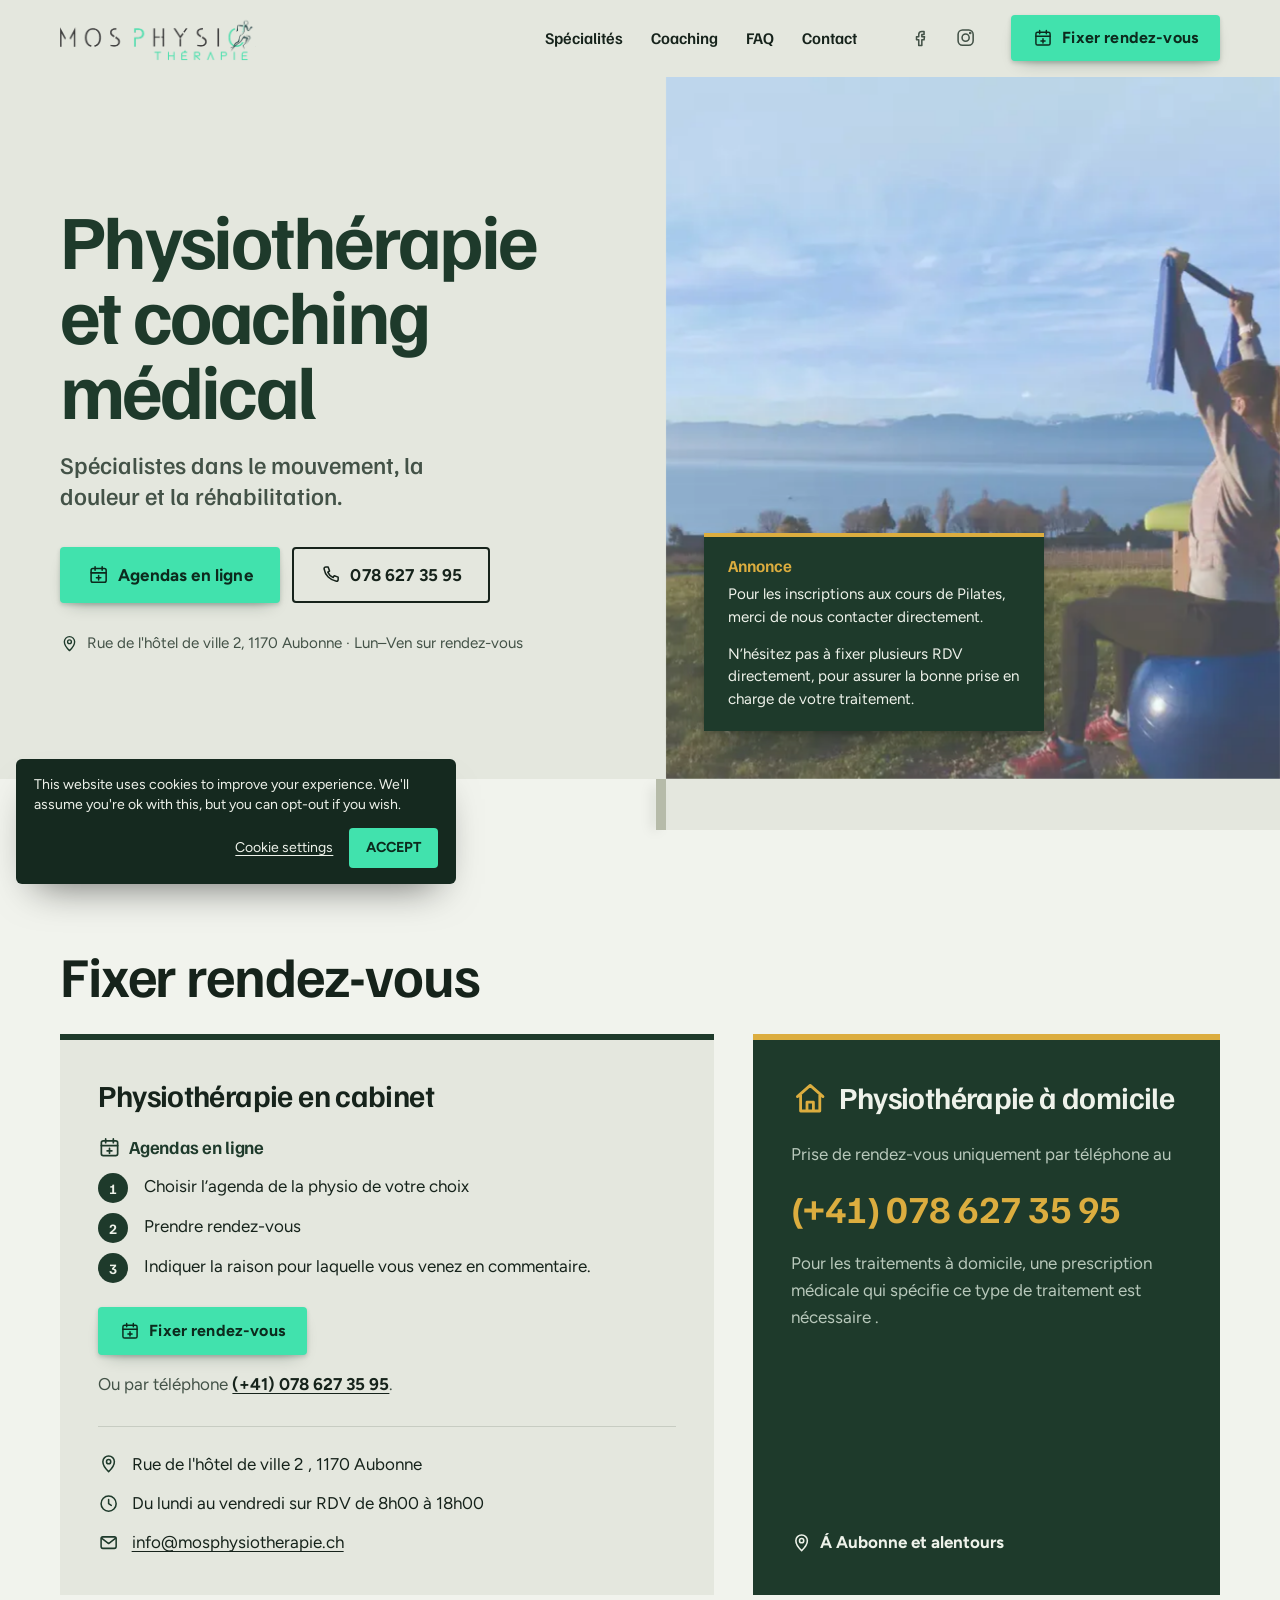
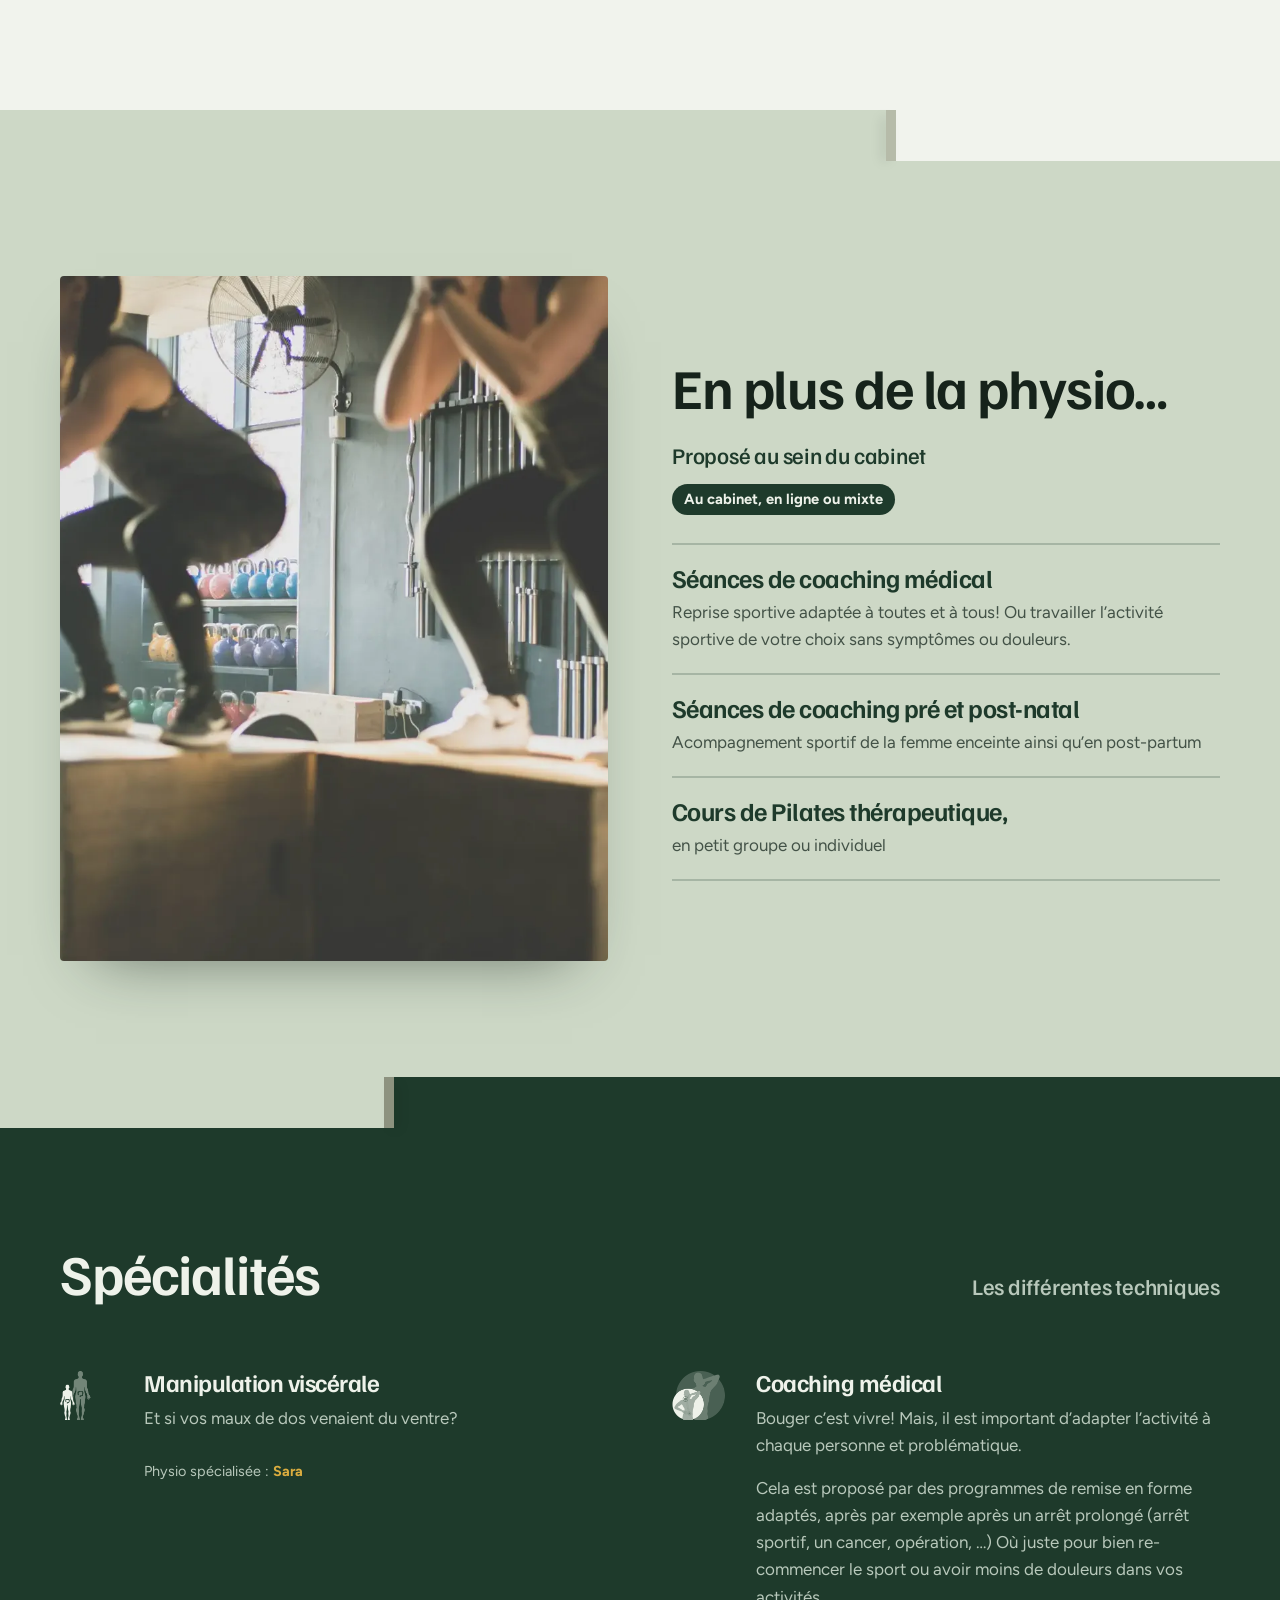
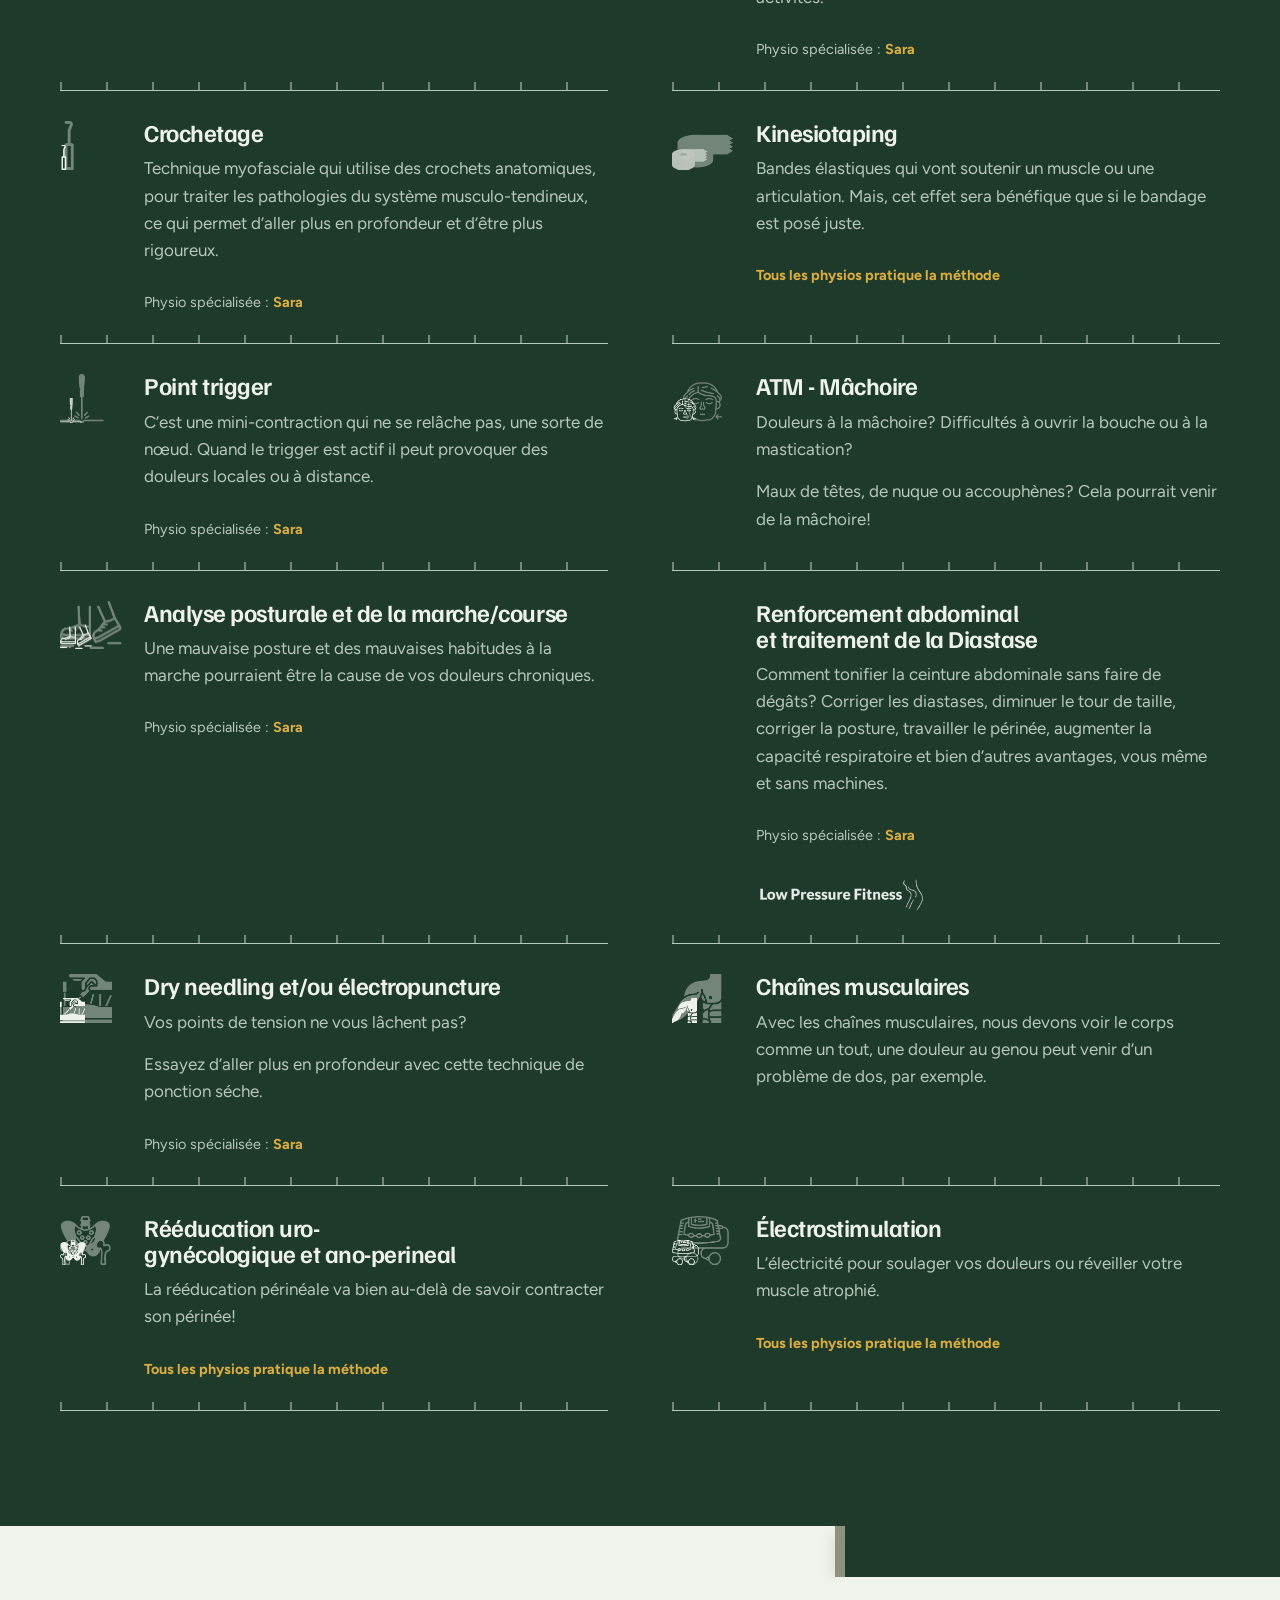
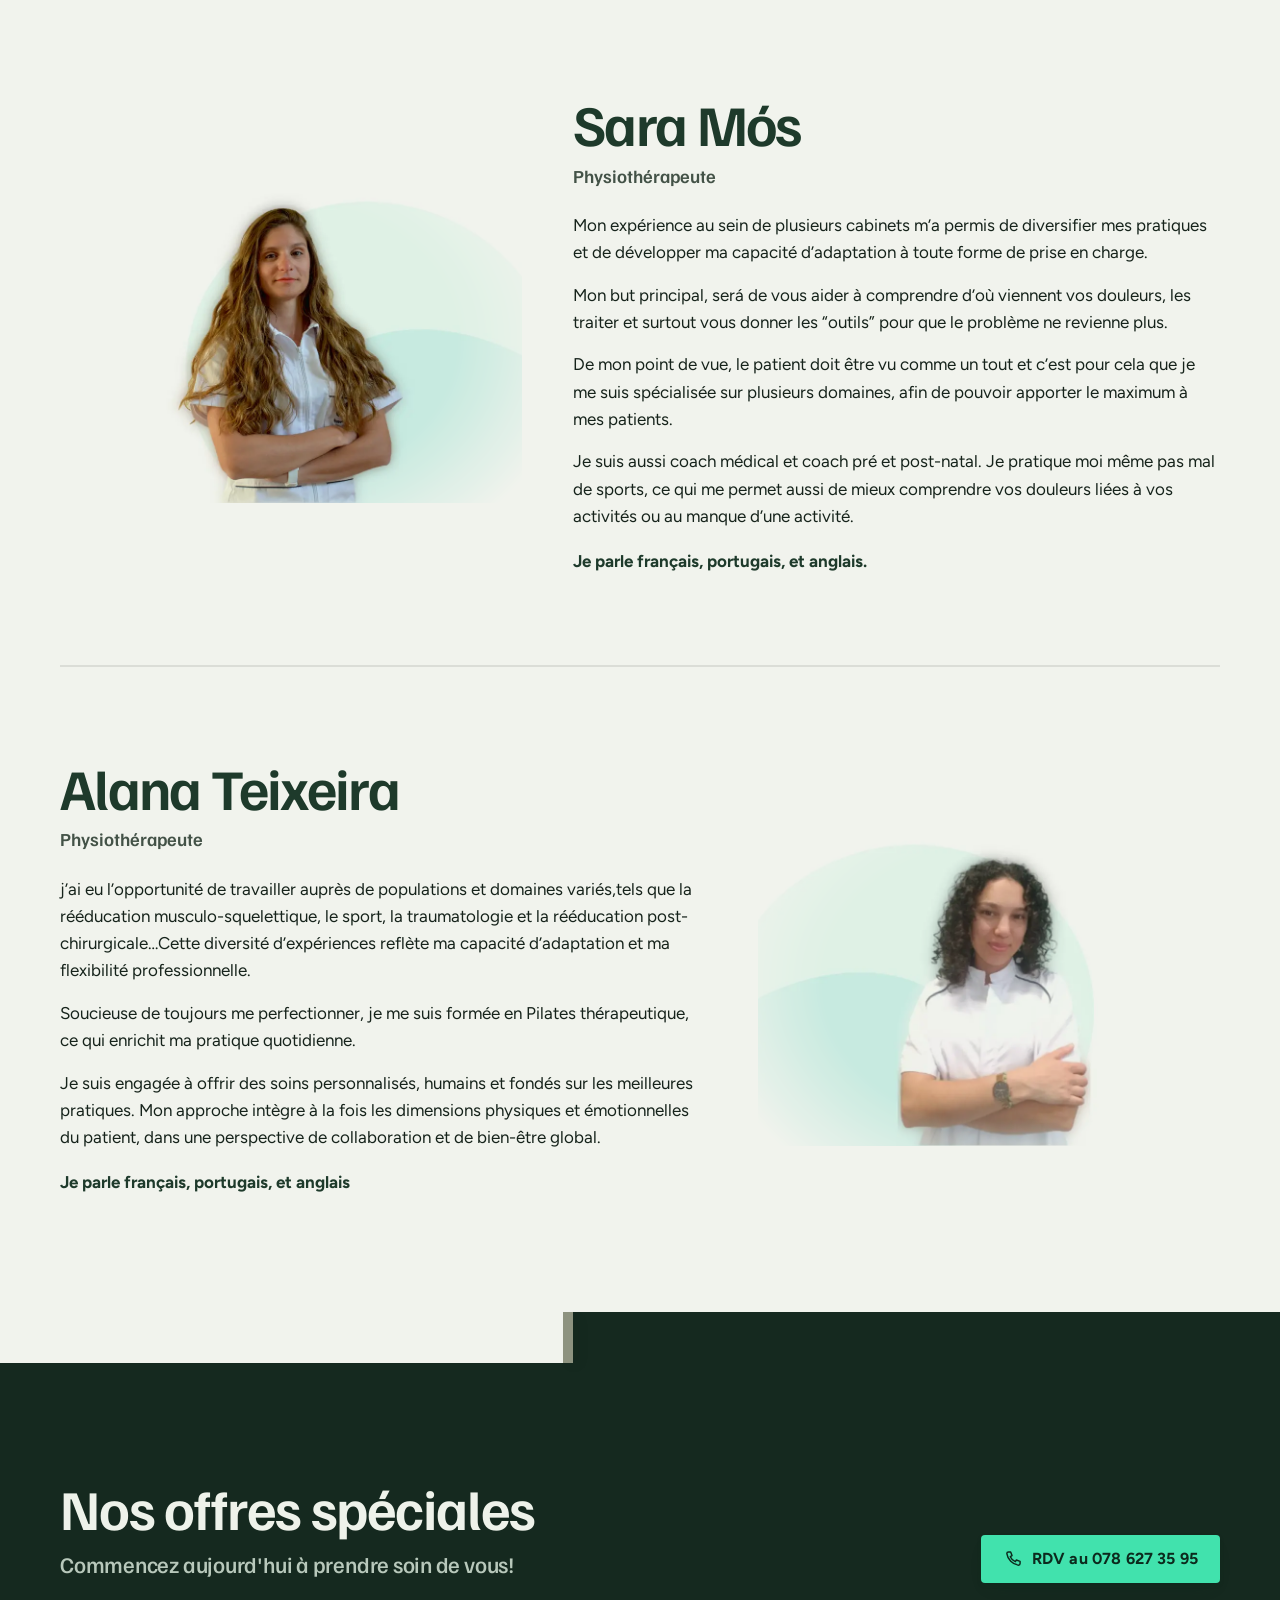
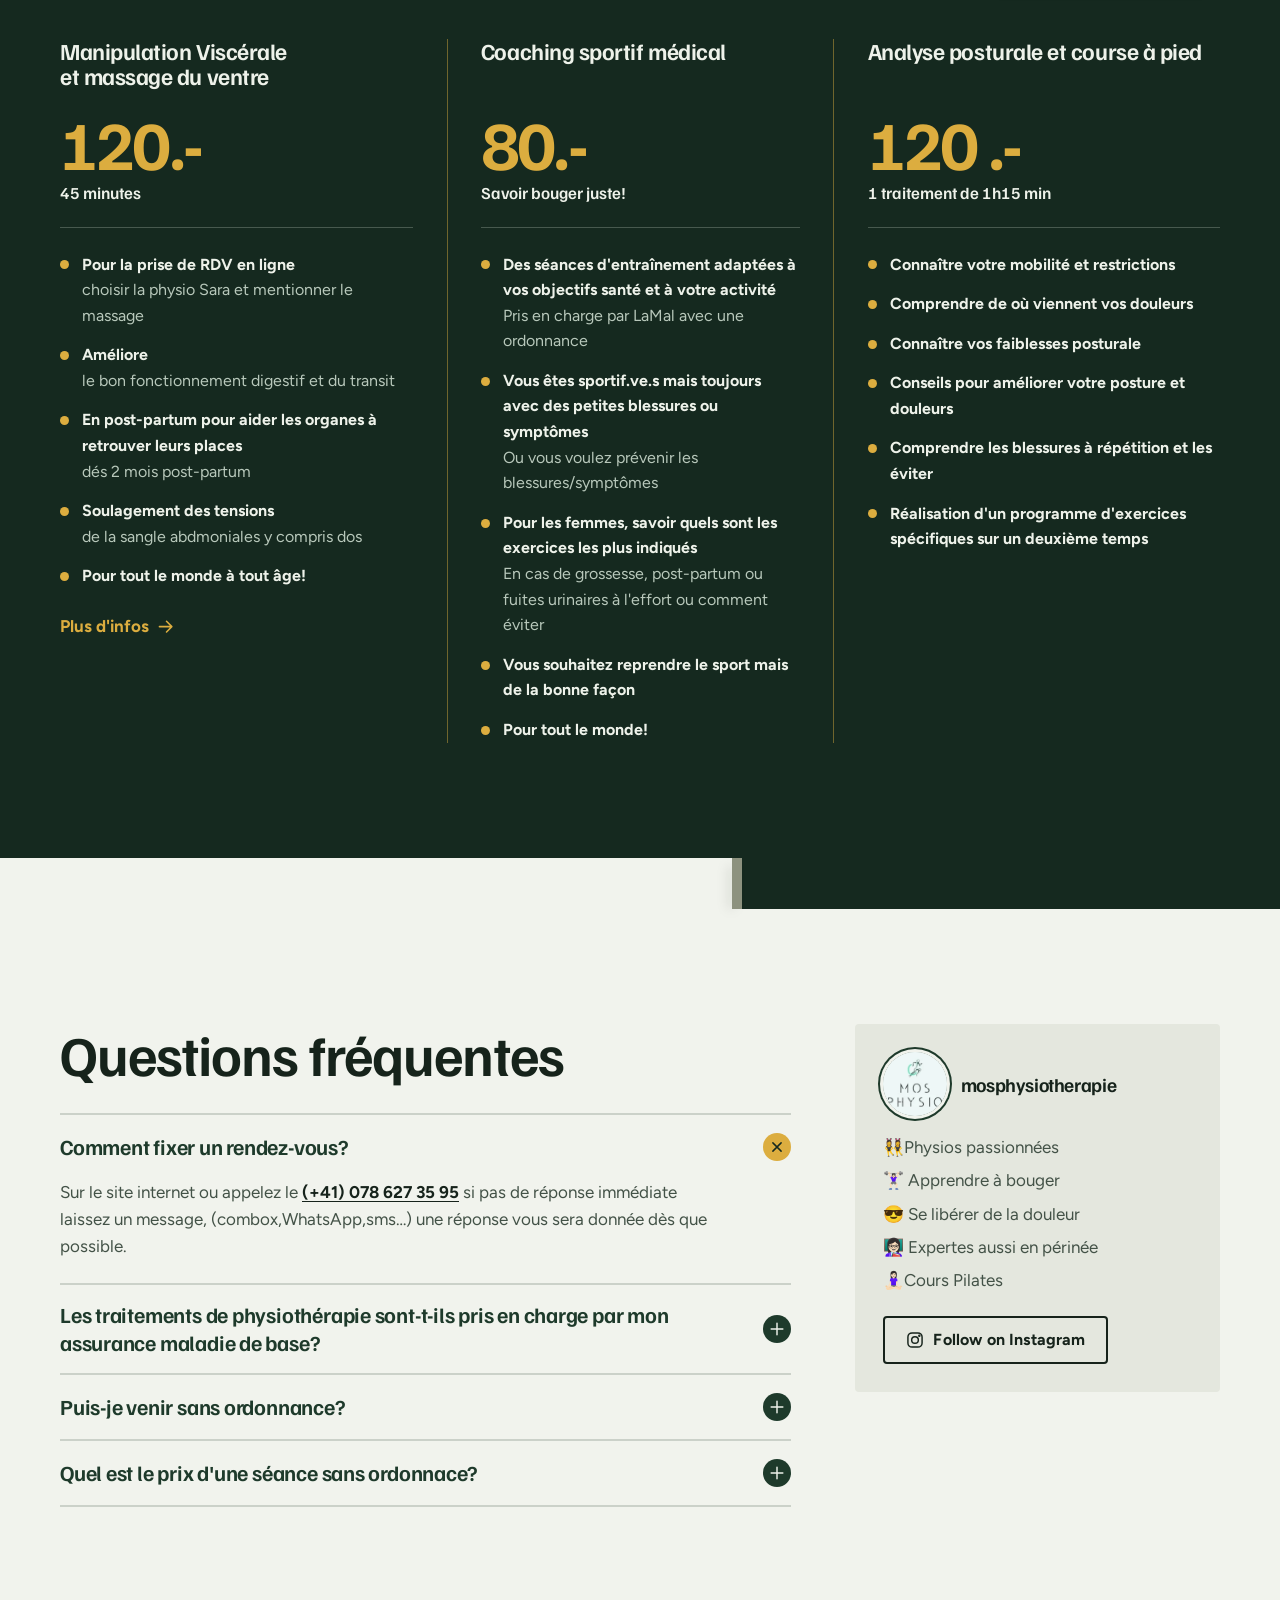
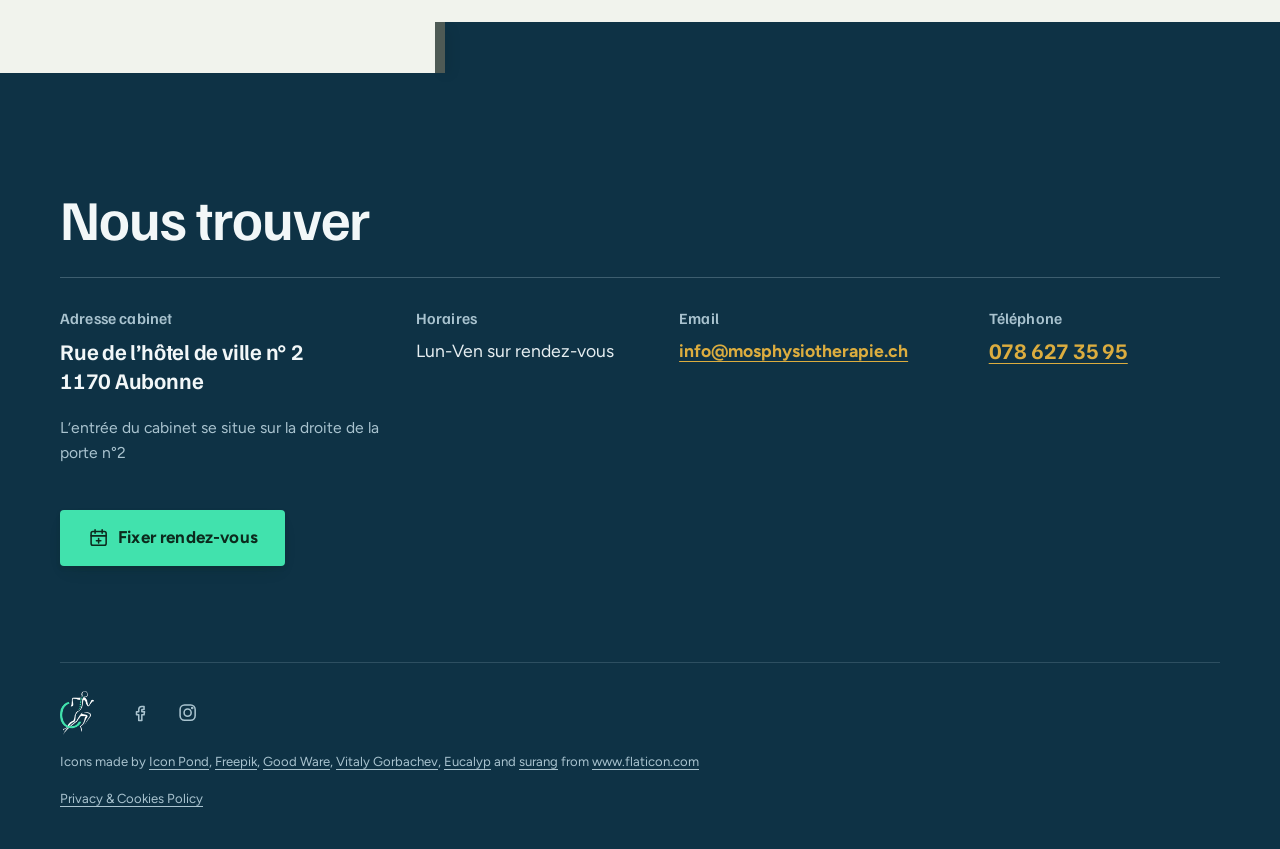
<file: index.html>
<!DOCTYPE html>
<html lang="fr-CH">
<head>
<meta charset="UTF-8">
<meta name="viewport" content="width=device-width, initial-scale=1">
<title>Accueil | MosPhysiotherapie</title>
<meta name="description" content="Physiothérapeutes à Aubonne, spécialisées dans le mouvement, la douleur, les lésions et le périnée. Prenez soin de vous avec MosPhysiothérapie!">
<link rel="canonical" href="https://mosphysiotherapie.ch/">
<meta property="og:locale" content="fr_FR">
<meta property="og:type" content="website">
<meta property="og:title" content="Accueil - MosPhysiotherapie">
<meta property="og:description" content="Physiothérapie et coaching médical">
<meta property="og:url" content="https://mosphysiotherapie.ch/">
<meta property="og:site_name" content="MosPhysiothérapie">
<meta property="og:image" content="images/hillside.webp">
<meta name="theme-color" content="#e4e7de">
<link rel="icon" href="images/favicon-32.jpg" sizes="32x32">
<link rel="icon" href="images/favicon-192.jpg" sizes="192x192">
<link rel="apple-touch-icon" href="images/favicon-180.jpg">
<link rel="preload" href="assets/fonts/familjen-grotesk-latin.woff2" as="font" type="font/woff2" crossorigin>
<link rel="preload" href="assets/fonts/figtree-latin.woff2" as="font" type="font/woff2" crossorigin>
<link rel="stylesheet" href="assets/site.css">
<script type="application/ld+json">
{
  "@context": "https://schema.org",
  "@type": "Physiotherapy",
  "name": "MosPhysiothérapie",
  "url": "https://mosphysiotherapie.ch/",
  "telephone": "+41786273595",
  "email": "info@mosphysiotherapie.ch",
  "address": {
    "@type": "PostalAddress",
    "streetAddress": "Rue de l'hôtel de ville 2",
    "postalCode": "1170",
    "addressLocality": "Aubonne",
    "addressCountry": "CH"
  },
  "openingHours": "Mo-Fr 08:00-18:00",
  "sameAs": ["https://www.facebook.com/mosphysiotherapie", "https://www.instagram.com/mosphysiotherapie/"]
}
</script>
</head>
<body>
<svg width="0" height="0" class="sprite" aria-hidden="true" focusable="false">
  <symbol id="i-cal" viewBox="0 0 24 24"><rect x="3.5" y="5" width="17" height="15.5" rx="2"/><path d="M3.5 10h17M8 3v4M16 3v4M12 13v5M9.5 15.5h5"/></symbol>
  <symbol id="i-phone" viewBox="0 0 24 24"><path d="M6.6 3.5h2.6l1.6 4.4-2 1.3a11 11 0 0 0 6 6l1.3-2 4.4 1.6v2.6c0 1.1-.9 2-2 2A16.6 16.6 0 0 1 4.6 5.5c0-1.1.9-2 2-2z"/></symbol>
  <symbol id="i-pin" viewBox="0 0 24 24"><path d="M12 21s-6.5-6.1-6.5-11.2a6.5 6.5 0 0 1 13 0C18.5 14.9 12 21 12 21z"/><circle cx="12" cy="9.8" r="2.4"/></symbol>
  <symbol id="i-clock" viewBox="0 0 24 24"><circle cx="12" cy="12" r="8.5"/><path d="M12 7.5V12l3 2"/></symbol>
  <symbol id="i-mail" viewBox="0 0 24 24"><rect x="3.5" y="5.5" width="17" height="13" rx="2"/><path d="m4 7 8 6 8-6"/></symbol>
  <symbol id="i-home" viewBox="0 0 24 24"><path d="M4 11 12 4l8 7M6 9.5V20h12V9.5M10 20v-5.5h4V20"/></symbol>
  <symbol id="i-arrow" viewBox="0 0 24 24"><path d="M5 12h14M13 6l6 6-6 6"/></symbol>
  <symbol id="i-plus" viewBox="0 0 24 24"><path d="M12 5v14M5 12h14"/></symbol>
  <symbol id="i-close" viewBox="0 0 24 24"><path d="M6 6l12 12M18 6 6 18"/></symbol>
  <symbol id="i-ig" viewBox="0 0 24 24"><rect x="3.5" y="3.5" width="17" height="17" rx="5"/><circle cx="12" cy="12" r="4"/><circle cx="17.2" cy="6.8" r=".6" fill="currentColor"/></symbol>
  <symbol id="i-fb" viewBox="0 0 24 24"><path d="M14.5 8.5h2.5V5h-2.5A3.5 3.5 0 0 0 11 8.5V11H8.5v3.5H11V21h3.5v-6.5H17l.5-3.5h-3V9a.5.5 0 0 1 .5-.5z"/></symbol>
  <symbol id="i-menu" viewBox="0 0 24 24"><path d="M4 7h16M4 12h16M4 17h10"/></symbol>
</svg>

<a class="skip" href="#contenu">Aller au contenu</a>

<header class="site-header" id="top">
  <div class="wrap header-row">
    <a class="brand" href="./" aria-label="MosPhysiothérapie, accueil">
      <img src="images/logo.webp" alt="MosPhysiotherapie" width="828" height="315">
    </a>
    <nav class="main-nav" id="main-nav" aria-label="Navigation principale">
      <ul>
        <li><a href="#les-spécialités">Spécialités</a></li>
        <li><a href="#prevention" title="Cours">Coaching</a></li>
        <li><a href="#faq">FAQ</a></li>
        <li><a href="#contact">Contact</a></li>
      </ul>
      <div class="nav-social">
        <a href="https://www.facebook.com/mosphysiotherapie" aria-label="Facebook"><svg class="ico"><use href="#i-fb"/></svg></a>
        <a href="https://www.instagram.com/mosphysio" aria-label="Instagram"><svg class="ico"><use href="#i-ig"/></svg></a>
      </div>
    </nav>
    <button class="btn btn-book header-book" type="button" data-book>
      <svg class="ico"><use href="#i-cal"/></svg><span>Fixer rendez-vous</span>
    </button>
    <span class="alt-mini" aria-hidden="true"><span><span class="alt-value">502</span>&#8239;m</span> <small class="alt-name">Aubonne</small></span>
    <button class="menu-toggle" type="button" aria-expanded="false" aria-controls="main-nav">
      <svg class="ico"><use href="#i-menu"/></svg><span class="sr">Toggle menu</span>
    </button>
  </div>
</header>

<aside class="altimeter is-away" aria-label="Sections de la page">
  <p class="alt-top" aria-hidden="true">Aubonne</p>
  <p class="alt-reading" aria-hidden="true"><span class="alt-value">502</span>&nbsp;m</p>
  <ol>
    <li><a href="#rendez-vous">Rendez-vous</a></li>
    <li><a href="#prevention">Coaching</a></li>
    <li><a href="#les-spécialités">Spécialités</a></li>
    <li><a href="#equipe">Équipe</a></li>
    <li><a href="#offres">Offres</a></li>
    <li><a href="#faq">FAQ</a></li>
    <li><a href="#contact">Contact</a></li>
  </ol>
  <p class="alt-foot" aria-hidden="true"><span>Léman 372 m</span></p>
</aside>

<main id="contenu">

<!-- Hillside: first viewport -->
<section class="hero" aria-labelledby="hero-title">
  <div class="wrap hero-grid">
    <div class="hero-copy">
      <h1 id="hero-title">Physiothérapie et coaching médical</h1>
      <p class="hero-sub">Spécialistes dans le mouvement, la douleur et la réhabilitation.</p>
      <div class="hero-actions">
        <button class="btn btn-book btn-lg" type="button" data-book>
          <svg class="ico"><use href="#i-cal"/></svg><span>Agendas en ligne</span>
        </button>
        <a class="btn btn-line btn-lg" href="tel:0041786273595">
          <svg class="ico"><use href="#i-phone"/></svg><span>078 627 35 95</span>
        </a>
      </div>
      <p class="hero-place"><svg class="ico"><use href="#i-pin"/></svg>Rue de l'hôtel de ville 2, 1170 Aubonne · Lun–Ven sur rendez-vous</p>
    </div>
    <figure class="hero-photo">
      <img src="images/hillside.webp" width="820" height="680" alt="Exercice avec un élastique sur un ballon, au-dessus des vignes d'Aubonne, face au Léman et aux Alpes" fetchpriority="high">
      <aside class="plot-sign" aria-labelledby="annonce-title">
        <h2 id="annonce-title">Annonce</h2>
        <p>Pour les inscriptions aux cours de Pilates, merci de nous contacter directement.</p>
        <p>N’hésitez pas à fixer plusieurs RDV directement, pour assurer la bonne prise en charge de votre traitement.</p>
      </aside>
    </figure>
  </div>
</section>

<div class="wall wall-stone step-r" aria-hidden="true"></div>

<!-- Terrace 1: booking -->
<section class="terrace terrace-stone" id="rendez-vous" aria-labelledby="rdv-title">
  <div class="wrap">
    <h2 class="section-title" id="rdv-title">Fixer rendez-vous</h2>
    <div class="rdv-grid">
      <article class="rdv rdv-cabinet">
        <header class="rdv-head">
          <h3>Physiothérapie en cabinet</h3>
        </header>
        <div class="rdv-agenda">
          <h4><svg class="ico"><use href="#i-cal"/></svg>Agendas en ligne</h4>
          <ol class="steps">
            <li>Choisir l’agenda de la physio de votre choix</li>
            <li>Prendre rendez-vous</li>
            <li>Indiquer la raison pour laquelle vous venez en commentaire.</li>
          </ol>
          <button class="btn btn-book" type="button" data-book>
            <svg class="ico"><use href="#i-cal"/></svg><span>Fixer rendez-vous</span>
          </button>
          <p class="rdv-phone">Ou par téléphone <a href="tel:0041786273595">(+41) 078 627 35 95</a>.</p>
        </div>
        <ul class="facts">
          <li><svg class="ico"><use href="#i-pin"/></svg><span>Rue de l'hôtel de ville 2 , 1170 Aubonne</span></li>
          <li><svg class="ico"><use href="#i-clock"/></svg><span>Du lundi au vendredi sur RDV de 8h00 à 18h00</span></li>
          <li><svg class="ico"><use href="#i-mail"/></svg><a href="mailto:info@mosphysiotherapie.ch">info@mosphysiotherapie.ch</a></li>
        </ul>
      </article>
      <article class="rdv rdv-home">
        <header class="rdv-head">
          <h3><svg class="ico"><use href="#i-home"/></svg>Physiothérapie à domicile</h3>
        </header>
        <p>Prise de rendez-vous uniquement par téléphone au</p>
        <a class="big-phone" href="tel:0041786273595">(+41) 078 627 35 95</a>
        <p>Pour les traitements à domicile, une prescription médicale qui spécifie ce type de traitement est nécessaire .</p>
        <p class="rdv-area"><svg class="ico"><use href="#i-pin"/></svg>Á Aubonne et alentours</p>
      </article>
    </div>
  </div>
</section>

<div class="wall wall-to-sage step-r" aria-hidden="true"></div>

<!-- Terrace 2: coaching -->
<section class="terrace terrace-sage" id="prevention" aria-labelledby="coaching-title">
  <div class="wrap coaching-grid">
    <figure class="coaching-photo">
      <img src="images/coaching-1600.webp" width="1600" height="1027" alt="cours circuit training" loading="lazy">
    </figure>
    <div class="coaching-copy">
      <h2 class="section-title" id="coaching-title">En plus de la physio…</h2>
      <p class="lede">Proposé au sein du cabinet</p>
      <p class="where">Au cabinet, en ligne ou mixte</p>
      <ul class="offer-list">
        <li>
          <h3>Séances de coaching médical</h3>
          <p>Reprise sportive adaptée à toutes et à tous! Ou travailler l’activité sportive de votre choix sans symptômes ou douleurs.</p>
        </li>
        <li>
          <h3>Séances de coaching pré et post-natal</h3>
          <p>Acompagnement sportif de la femme enceinte ainsi qu’en post-partum</p>
        </li>
        <li>
          <h3>Cours de Pilates thérapeutique,</h3>
          <p>en petit groupe ou individuel</p>
        </li>
      </ul>
    </div>
  </div>
</section>

<div class="wall wall-to-vine" aria-hidden="true"></div>

<!-- Terrace 3: specialities, the vine rows -->
<section class="terrace terrace-vine" id="les-spécialités" aria-labelledby="spec-title">
  <div class="wrap">
    <div class="spec-head">
      <h2 class="section-title" id="spec-title">Spécialités</h2>
      <p class="lede">Les différentes techniques</p>
    </div>
    <ul class="vine-rows">
      <li id="manipulation-viscerale">
        <img src="images/icon-visceral-light.png" alt="Humain" width="127" height="97" loading="lazy">
        <h3>Manipulation viscérale</h3>
        <p>Et si vos maux de dos venaient du ventre?</p>
        <p class="who">Physio spécialisée : <b>Sara</b></p>
      </li>
      <li>
        <img src="images/icon-coaching-light.png" alt="douleur" width="127" height="97" loading="lazy">
        <h3>Coaching médical</h3>
        <p>Bouger c’est vivre! Mais, il est important d’adapter l’activité à chaque personne et problématique.</p>
        <p>Cela est proposé par des programmes de remise en forme adaptés, après par exemple après un arrêt prolongé (arrêt sportif, un cancer, opération, …) Où juste pour bien re-commencer le sport ou avoir moins de douleurs dans vos activités.</p>
        <p class="who">Physio spécialisée : <b>Sara</b></p>
      </li>
      <li>
        <img src="images/icon-crochetage-light.png" alt="Crochet" width="127" height="97" loading="lazy">
        <h3>Crochetage</h3>
        <p>Technique myofasciale qui utilise des crochets anatomiques, pour traiter les pathologies du système musculo-tendineux, ce qui permet d’aller plus en profondeur et d’être plus rigoureux.</p>
        <p class="who">Physio spécialisée : <b>Sara</b></p>
      </li>
      <li>
        <img src="images/icon-kinesiotaping-light.png" alt="kinesiotape" width="127" height="97" loading="lazy">
        <h3>Kinesiotaping</h3>
        <p>Bandes élastiques qui vont soutenir un muscle ou une articulation. Mais, cet effet sera bénéfique que si le bandage est posé juste.</p>
        <p class="who all">Tous les physios pratique la méthode</p>
      </li>
      <li>
        <img src="images/icon-trigger-light.png" alt="Aiguille d'acupuncture" width="127" height="97" loading="lazy">
        <h3>Point trigger</h3>
        <p>C’est une mini-contraction qui ne se relâche pas, une sorte de nœud. Quand le trigger est actif il peut provoquer des douleurs locales ou à distance.</p>
        <p class="who">Physio spécialisée : <b>Sara</b></p>
      </li>
      <li>
        <img src="images/icon-atm-light.png" alt="Machoire" width="127" height="97" loading="lazy">
        <h3>ATM - Mâchoire</h3>
        <p>Douleurs à la mâchoire? Difficultés à ouvrir la bouche ou à la mastication?</p>
        <p>Maux de têtes, de nuque ou accouphènes? Cela pourrait venir de la mâchoire!</p>
      </li>
      <li>
        <img src="images/icon-posture-light.png" alt="Marcher" width="127" height="97" loading="lazy">
        <h3>Analyse posturale et de la marche/course</h3>
        <p>Une mauvaise posture et des mauvaises habitudes à la marche pourraient être la cause de vos douleurs chroniques.</p>
        <p class="who">Physio spécialisée : <b>Sara</b></p>
      </li>
      <li>
        <h3>Renforcement abdominal et traitement de la Diastase</h3>
        <p>Comment tonifier la ceinture abdominale sans faire de dégâts? Corriger les diastases, diminuer le tour de taille, corriger la posture, travailler le périnée, augmenter la capacité respiratoire et bien d’autres avantages, vous même et sans machines.</p>
        <p class="who">Physio spécialisée : <b>Sara</b></p>
        <img class="lpf" src="images/logo-lpf.png" alt="low pressure fitness" width="300" height="67" loading="lazy">
      </li>
      <li>
        <img src="images/icon-dry-needling-light.png" alt="soins de santé et médecine" width="127" height="97" loading="lazy">
        <h3>Dry needling et/ou électropuncture</h3>
        <p>Vos points de tension ne vous lâchent pas?</p>
        <p>Essayez d’aller plus en profondeur avec cette technique de ponction séche.</p>
        <p class="who">Physio spécialisée : <b>Sara</b></p>
      </li>
      <li>
        <img src="images/icon-muscles-light.png" alt="muscle" width="127" height="97" loading="lazy">
        <h3>Chaînes musculaires</h3>
        <p>Avec les chaînes musculaires, nous devons voir le corps comme un tout, une douleur au genou peut venir d’un problème de dos, par exemple.</p>
      </li>
      <li>
        <img src="images/icon-pelvis-light.png" alt="Bassin" width="127" height="97" loading="lazy">
        <h3>Rééducation uro-gynécologique et ano-perineal</h3>
        <p>La rééducation périnéale va bien au-delà de savoir contracter son périnée!</p>
        <p class="who all">Tous les physios pratique la méthode</p>
      </li>
      <li>
        <img src="images/icon-electrostim-light.png" alt="appareil de stimulation" width="127" height="97" loading="lazy">
        <h3>Électrostimulation</h3>
        <p>L’électricité pour soulager vos douleurs ou réveiller votre muscle atrophié.</p>
        <p class="who all">Tous les physios pratique la méthode</p>
      </li>
    </ul>
  </div>
</section>

<div class="wall wall-to-stone step-r" aria-hidden="true"></div>

<!-- Terrace 4: the team -->
<section class="terrace terrace-stone" id="equipe" aria-labelledby="team-title">
  <div class="wrap">
    <h2 class="sr" id="team-title">L’équipe</h2>
    <article class="person">
      <figure class="person-photo"><img src="images/sara-mos.webp" alt="physiothérapeute Sara Mos" width="960" height="705" loading="lazy"></figure>
      <div class="person-copy">
        <h3>Sara Mós</h3>
        <p class="role">Physiothérapeute</p>
        <p>Mon expérience au sein de plusieurs cabinets m’a permis de diversifier mes pratiques et de développer ma capacité d’adaptation à toute forme de prise en charge.</p>
        <p>Mon but principal, será de vous aider à comprendre d’où viennent vos douleurs, les traiter et surtout vous donner les “outils” pour que le problème ne revienne plus.</p>
        <p>De mon point de vue, le patient doit être vu comme un tout et c’est pour cela que je me suis spécialisée sur plusieurs domaines, afin de pouvoir apporter le maximum à mes patients.</p>
        <p>Je suis aussi coach médical et coach pré et post-natal. Je pratique moi même pas mal de sports, ce qui me permet aussi de mieux comprendre vos douleurs liées à vos activités ou au manque d’une activité.</p>
        <p class="langs">Je parle français, portugais, et anglais.</p>
      </div>
    </article>
    <article class="person person-flip">
      <figure class="person-photo"><img src="images/alana-teixeira.png" alt="physiothérapeute Alana Teixeira" width="960" height="705" loading="lazy"></figure>
      <div class="person-copy">
        <h3>Alana Teixeira</h3>
        <p class="role">Physiothérapeute</p>
        <p>j’ai eu l’opportunité de travailler auprès de populations et domaines variés,tels que la rééducation musculo-squelettique, le sport, la traumatologie et la rééducation post-chirurgicale…Cette diversité d’expériences reflète ma capacité d’adaptation et ma flexibilité professionnelle.</p>
        <p>Soucieuse de toujours me perfectionner, je me suis formée en Pilates thérapeutique, ce qui enrichit ma pratique quotidienne.</p>
        <p>Je suis engagée à offrir des soins personnalisés, humains et fondés sur les meilleures pratiques. Mon approche intègre à la fois les dimensions physiques et émotionnelles du patient, dans une perspective de collaboration et de bien-être global.</p>
        <p class="langs">Je parle français, portugais, et anglais</p>
      </div>
    </article>
  </div>
</section>

<div class="wall wall-to-vine" aria-hidden="true"></div>

<!-- Terrace 5: offers -->
<section class="terrace terrace-vine terrace-offers" id="offres" aria-labelledby="offers-title">
  <div class="wrap">
    <div class="offers-head">
      <div>
        <h2 class="section-title" id="offers-title">Nos offres spéciales</h2>
        <p class="lede">Commencez aujourd'hui à prendre soin de vous!</p>
      </div>
      <a class="btn btn-book" href="tel:0041786273595"><svg class="ico"><use href="#i-phone"/></svg><span>RDV au 078 627 35 95</span></a>
    </div>
    <div class="price-list">
      <article class="price">
        <h3>Manipulation Viscérale et massage du ventre</h3>
        <p class="price-tag"><span class="amount">120.-</span><span class="unit">45 minutes</span></p>
        <ul>
          <li><b>Pour la prise de RDV en ligne</b> choisir la physio Sara et mentionner le massage</li>
          <li><b>Améliore</b> le bon fonctionnement digestif et du transit</li>
          <li><b>En post-partum pour aider les organes à retrouver leurs places</b> dés 2 mois post-partum</li>
          <li><b>Soulagement des tensions</b> de la sangle abdmoniales y compris dos</li>
          <li><b>Pour tout le monde à tout âge!</b></li>
        </ul>
        <a class="more" href="#manipulation-viscerale">Plus d'infos<svg class="ico"><use href="#i-arrow"/></svg></a>
      </article>
      <article class="price">
        <h3>Coaching sportif médical</h3>
        <p class="price-tag"><span class="amount">80.-</span><span class="unit">Savoir bouger juste!</span></p>
        <ul>
          <li><b>Des séances d'entraînement adaptées à vos objectifs santé et à votre activité</b> Pris en charge par LaMal avec une ordonnance</li>
          <li><b>Vous êtes sportif.ve.s mais toujours avec des petites blessures ou symptômes</b> Ou vous voulez prévenir les blessures/symptômes</li>
          <li><b>Pour les femmes, savoir quels sont les exercices les plus indiqués</b> En cas de grossesse, post-partum ou fuites urinaires à l'effort ou comment éviter</li>
          <li><b>Vous souhaitez reprendre le sport mais de la bonne façon</b></li>
          <li><b>Pour tout le monde!</b></li>
        </ul>
      </article>
      <article class="price">
        <h3>Analyse posturale et course à pied</h3>
        <p class="price-tag"><span class="amount">120 .-</span><span class="unit">1 traitement de 1h15 min</span></p>
        <ul>
          <li><b>Connaître votre mobilité et restrictions</b></li>
          <li><b>Comprendre de où viennent vos douleurs</b></li>
          <li><b>Connaître vos faiblesses posturale</b></li>
          <li><b>Conseils pour améliorer votre posture et douleurs</b></li>
          <li><b>Comprendre les blessures à répétition et les éviter</b></li>
          <li><b>Réalisation d'un programme d'exercices spécifiques sur un deuxième temps</b></li>
        </ul>
      </article>
    </div>
  </div>
</section>

<div class="wall wall-to-stone step-r" aria-hidden="true"></div>

<!-- Terrace 6: FAQ and Instagram -->
<section class="terrace terrace-stone" id="faq" aria-labelledby="faq-title">
  <div class="wrap faq-grid">
    <div class="faq">
      <h2 class="section-title" id="faq-title">Questions fréquentes</h2>
      <details open>
        <summary><span>Comment fixer un rendez-vous?</span><svg class="ico"><use href="#i-plus"/></svg></summary>
        <p>Sur le site internet ou appelez le <a href="tel:0041786273595">(+41) 078 627 35 95</a> si pas de réponse immédiate laissez un message, (combox,WhatsApp,sms…) une réponse vous sera donnée dès que possible.</p>
      </details>
      <details>
        <summary><span>Les traitements de physiothérapie sont-t-ils pris en charge par mon assurance maladie de base?</span><svg class="ico"><use href="#i-plus"/></svg></summary>
        <p>Oui, avec une ordonnance/préscription de physiothérapie, prescrite par un médecin reconnu en Suisse, les traitements sont donc remboursés selon votre franchise.</p>
      </details>
      <details>
        <summary><span>Puis-je venir sans ordonnance?</span><svg class="ico"><use href="#i-plus"/></svg></summary>
        <p>Si vous êtes un nouveau patient, vous pouvez venir sans ordonnance pour un bilan et premier traitement, pour un suivi, le passage chez votre médecin pourra être indiqué.</p>
        <p>Le traitement ne sera pas pris en charge par votre assurance maladie de base. Merci de préciser lors de votre prise de rendez-vous que vous venez sans ordonnance médicale.</p>
      </details>
      <details>
        <summary><span>Quel est le prix d'une séance sans ordonnace?</span><svg class="ico"><use href="#i-plus"/></svg></summary>
        <p>Une première séance sans ordonnance dure 45 min et côute 80.- , pour la suite il est possible d’avoir un suivi avec des séances de 30 min au prix de 60.- .</p>
      </details>
    </div>
    <aside class="insta" aria-labelledby="insta-title">
      <a class="insta-id" href="https://www.instagram.com/mosphysiotherapie/" title="@mosphysiotherapie">
        <img src="images/ig-avatar.webp" alt="Physiothérapie et coaching médical à Aubonne🇨🇭" width="150" height="150" loading="lazy">
        <h3 id="insta-title">mosphysiotherapie</h3>
      </a>
      <ul>
        <li>👯‍♀️Physios passionnées</li>
        <li>🏋🏻‍♀️ Apprendre à bouger</li>
        <li>😎 Se libérer de la douleur</li>
        <li>👩🏻‍🏫 Expertes aussi en périnée</li>
        <li>🧘🏻‍♀️Cours Pilates</li>
      </ul>
      <a class="btn btn-line" href="https://www.instagram.com/mosphysiotherapie/"><svg class="ico"><use href="#i-ig"/></svg><span>Follow on Instagram</span></a>
    </aside>
  </div>
</section>

</main>

<div class="wall wall-to-lake" aria-hidden="true"></div>

<!-- The lake: contact -->
<footer class="lake" id="contact" aria-labelledby="contact-title">
  <div class="wrap">
    <h2 class="section-title" id="contact-title">Nous trouver</h2>
    <div class="contact-grid">
      <div class="contact-block">
        <h3>Adresse cabinet</h3>
        <p class="address">Rue de l’hôtel de ville n° 2<br>1170 Aubonne</p>
        <p class="note">L’entrée du cabinet se situe sur la droite de la porte n°2</p>
      </div>
      <div class="contact-block">
        <h3>Horaires</h3>
        <p>Lun-Ven sur rendez-vous</p>
      </div>
      <div class="contact-block">
        <h3>Email</h3>
        <p><a href="mailto:info@mosphysiotherapie.ch">info@mosphysiotherapie.ch</a></p>
      </div>
      <div class="contact-block">
        <h3>Téléphone</h3>
        <p><a class="lake-phone" href="tel:0041786273595">078 627 35 95</a></p>
      </div>
    </div>
    <div class="lake-actions">
      <button class="btn btn-book btn-lg" type="button" data-book><svg class="ico"><use href="#i-cal"/></svg><span>Fixer rendez-vous</span></button>
    </div>
    <div class="lake-foot">
      <img src="images/logo-footer.png" alt="" width="61" height="80" loading="lazy">
      <div class="foot-social">
        <a href="https://www.facebook.com/mosphysiotherapie" aria-label="Facebook"><svg class="ico"><use href="#i-fb"/></svg></a>
        <a href="https://www.instagram.com/mosphysio" aria-label="Instagram"><svg class="ico"><use href="#i-ig"/></svg></a>
      </div>
      <p class="credits">Icons made by <a href="https://www.flaticon.com/authors/popcorns-arts" title="Icon Pond">Icon Pond</a>, <a href="https://www.flaticon.com/authors/freepik" title="Freepik">Freepik</a>, <a href="https://www.flaticon.com/authors/good-ware" title="Good Ware">Good Ware</a>, <a href="https://www.flaticon.com/authors/vitaly-gorbachev" title="Vitaly Gorbachev">Vitaly Gorbachev</a>, <a href="https://www.flaticon.com/authors/eucalyp" title="Eucalyp">Eucalyp</a> and <a href="https://www.flaticon.com/authors/surang" title="surang">surang</a> from <a href="https://www.flaticon.com/" title="Flaticon">www.flaticon.com</a></p>
      <p class="credits"><button class="linkish" type="button" data-cookie-settings>Privacy &amp; Cookies Policy</button></p>
    </div>
  </div>
</footer>

<!-- Mobile booking bar -->
<div class="book-bar" role="group" aria-label="Prendre rendez-vous">
  <button class="btn btn-book" type="button" data-book><svg class="ico"><use href="#i-cal"/></svg><span>Agenda en ligne</span></button>
  <a class="btn btn-line-dark" href="tel:0041786273595"><svg class="ico"><use href="#i-phone"/></svg><span>Appeler</span></a>
</div>

<!-- Booking dialog -->
<dialog class="booking" id="booking" aria-labelledby="booking-title">
  <div class="booking-head">
    <img src="images/logo.webp" alt="MosPhysiotherapie" width="828" height="315">
    <h2 id="booking-title" class="sr">Agendas en ligne</h2>
    <button class="icon-btn" type="button" data-close aria-label="Close"><svg class="ico"><use href="#i-close"/></svg></button>
  </div>
  <iframe id="t-booking" title="Agenda en ligne MosPhysiothérapie" data-src="https://www.tbooking.ch/fr/book/2367-2562?embedded=true&amp;primary-color=41e2ad&amp;secondary-color=000000"></iframe>
  <p class="booking-foot">Ou par téléphone <a href="tel:0041786273595">(+41) 078 627 35 95</a>.</p>
</dialog>

<!-- Cookie notice -->
<div class="cookie" id="cookie" hidden>
  <p>This website uses cookies to improve your experience. We'll assume you're ok with this, but you can opt-out if you wish.</p>
  <div class="cookie-actions">
    <button class="linkish" type="button" data-cookie-settings>Cookie settings</button>
    <button class="btn btn-small" type="button" id="cookie_action_close_header">ACCEPT</button>
  </div>
</div>

<dialog class="privacy" id="privacy" aria-labelledby="privacy-title">
  <div class="privacy-head">
    <h2 id="privacy-title">Privacy Overview</h2>
    <button class="icon-btn" type="button" data-close id="cliModalClose" aria-label="Close"><svg class="ico"><use href="#i-close"/></svg></button>
  </div>
  <p>This website uses cookies to improve your experience while you navigate through the website. Out of these cookies, the cookies that are categorized as necessary are stored on your browser as they are essential for the working of basic functionalities of the website. We also use third-party cookies that help us analyze and understand how you use this website. These cookies will be stored in your browser only with your consent. You also have the option to opt-out of these cookies. But opting out of some of these cookies may have an effect on your browsing experience.</p>
  <details>
    <summary>Necessary <span class="tag">Always Enabled</span></summary>
    <p><label><input type="checkbox" id="wt-cli-checkbox-necessary" checked disabled> Necessary</label></p>
    <p>Necessary cookies are absolutely essential for the website to function properly. This category only includes cookies that ensures basic functionalities and security features of the website. These cookies do not store any personal information.</p>
  </details>
  <details>
    <summary>Non-necessary</summary>
    <p><label><input type="checkbox" id="wt-cli-checkbox-non-necessary"> Non-necessary</label></p>
    <p>Any cookies that may not be particularly necessary for the website to function and is used specifically to collect user personal data via analytics, ads, other embedded contents are termed as non-necessary cookies. It is mandatory to procure user consent prior to running these cookies on your website.</p>
  </details>
  <button class="btn btn-small" type="button" id="wt-cli-privacy-save-btn">SAVE &amp; ACCEPT</button>
</dialog>

<script src="assets/site.js" defer></script>
</body>
</html>
</file>
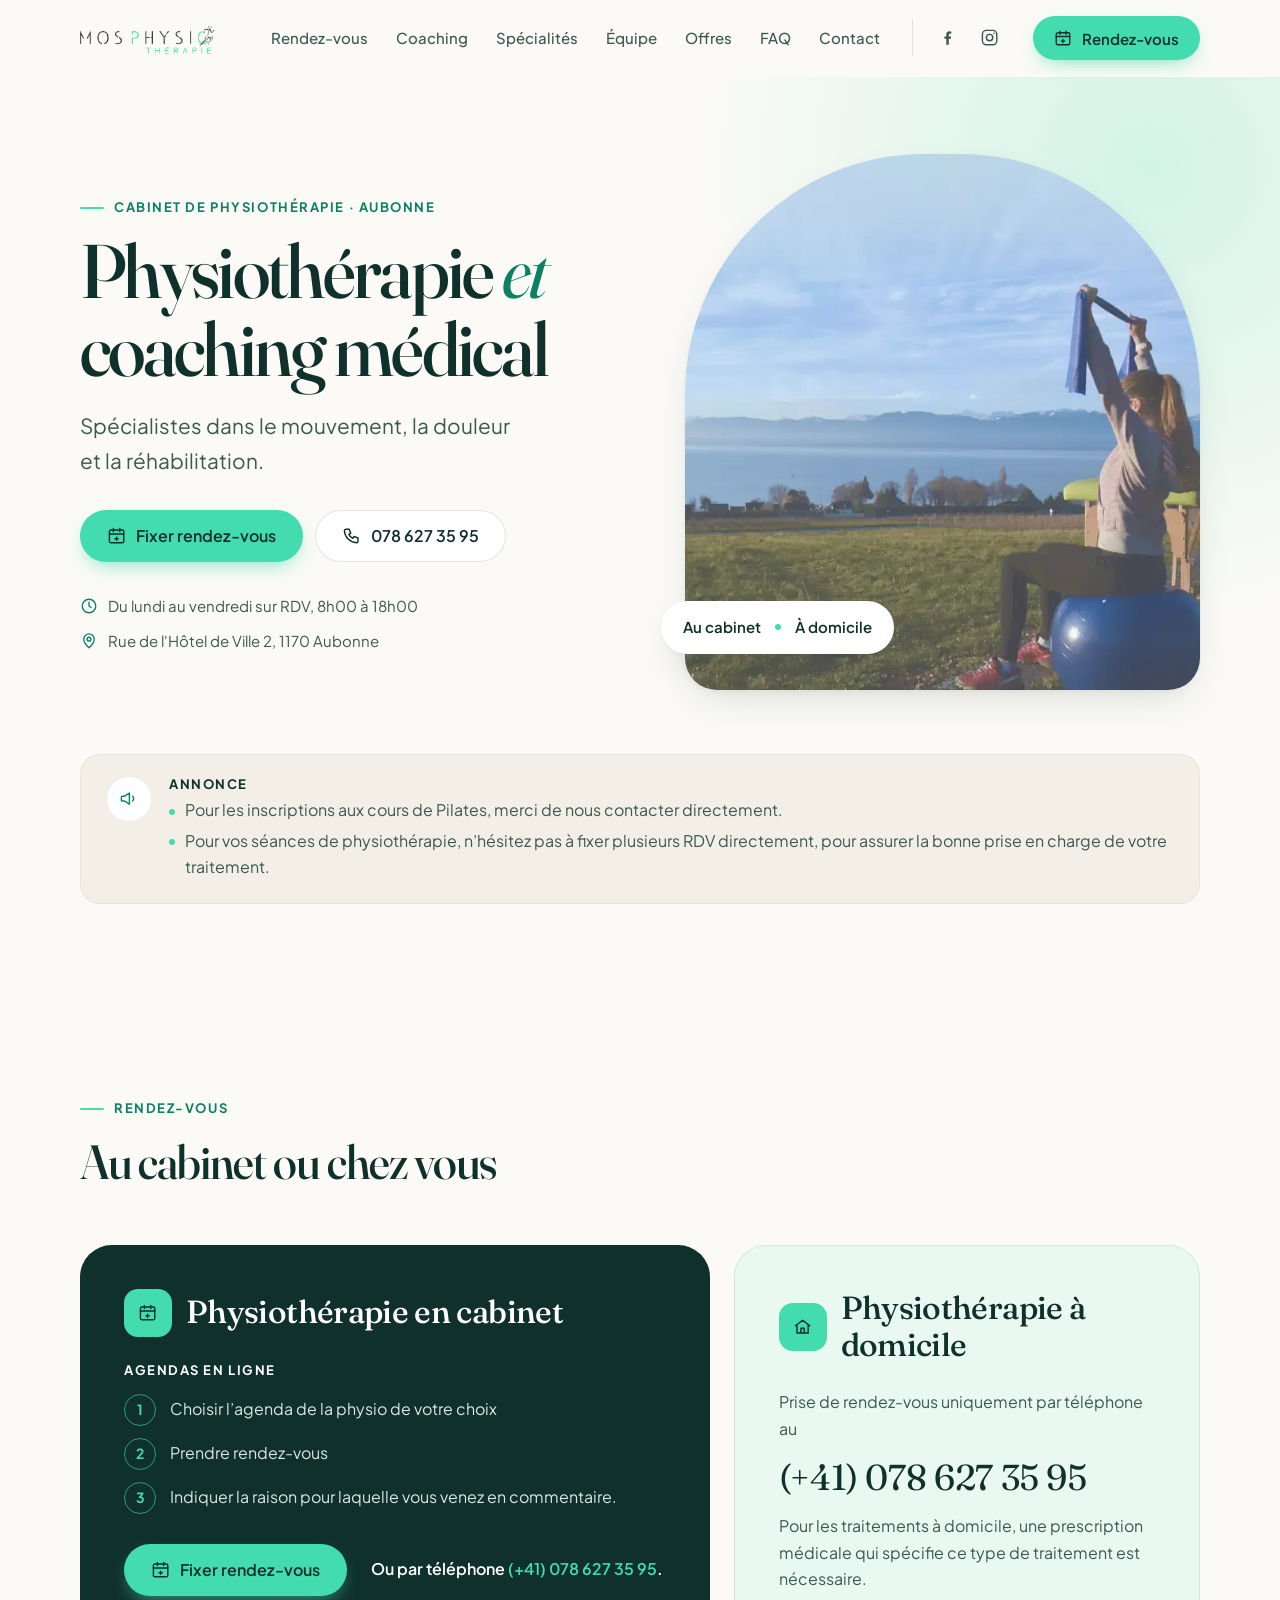
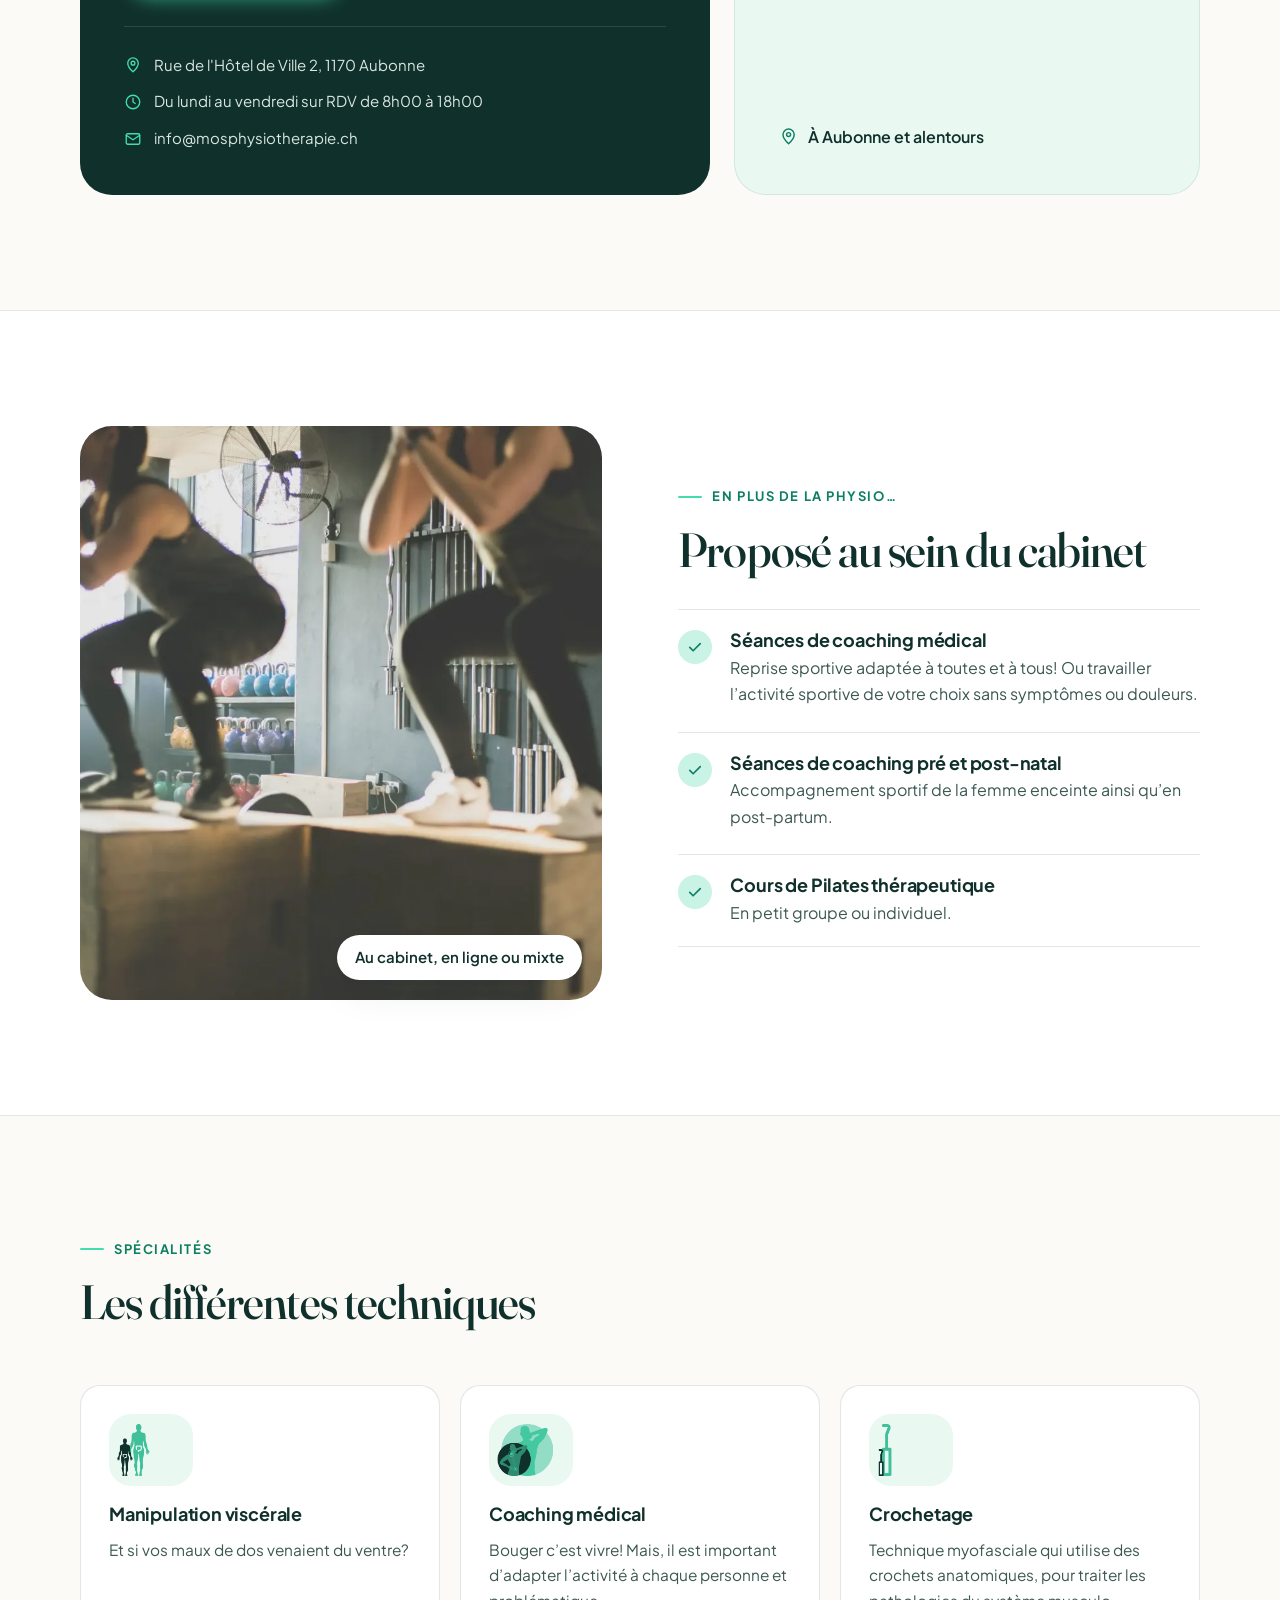
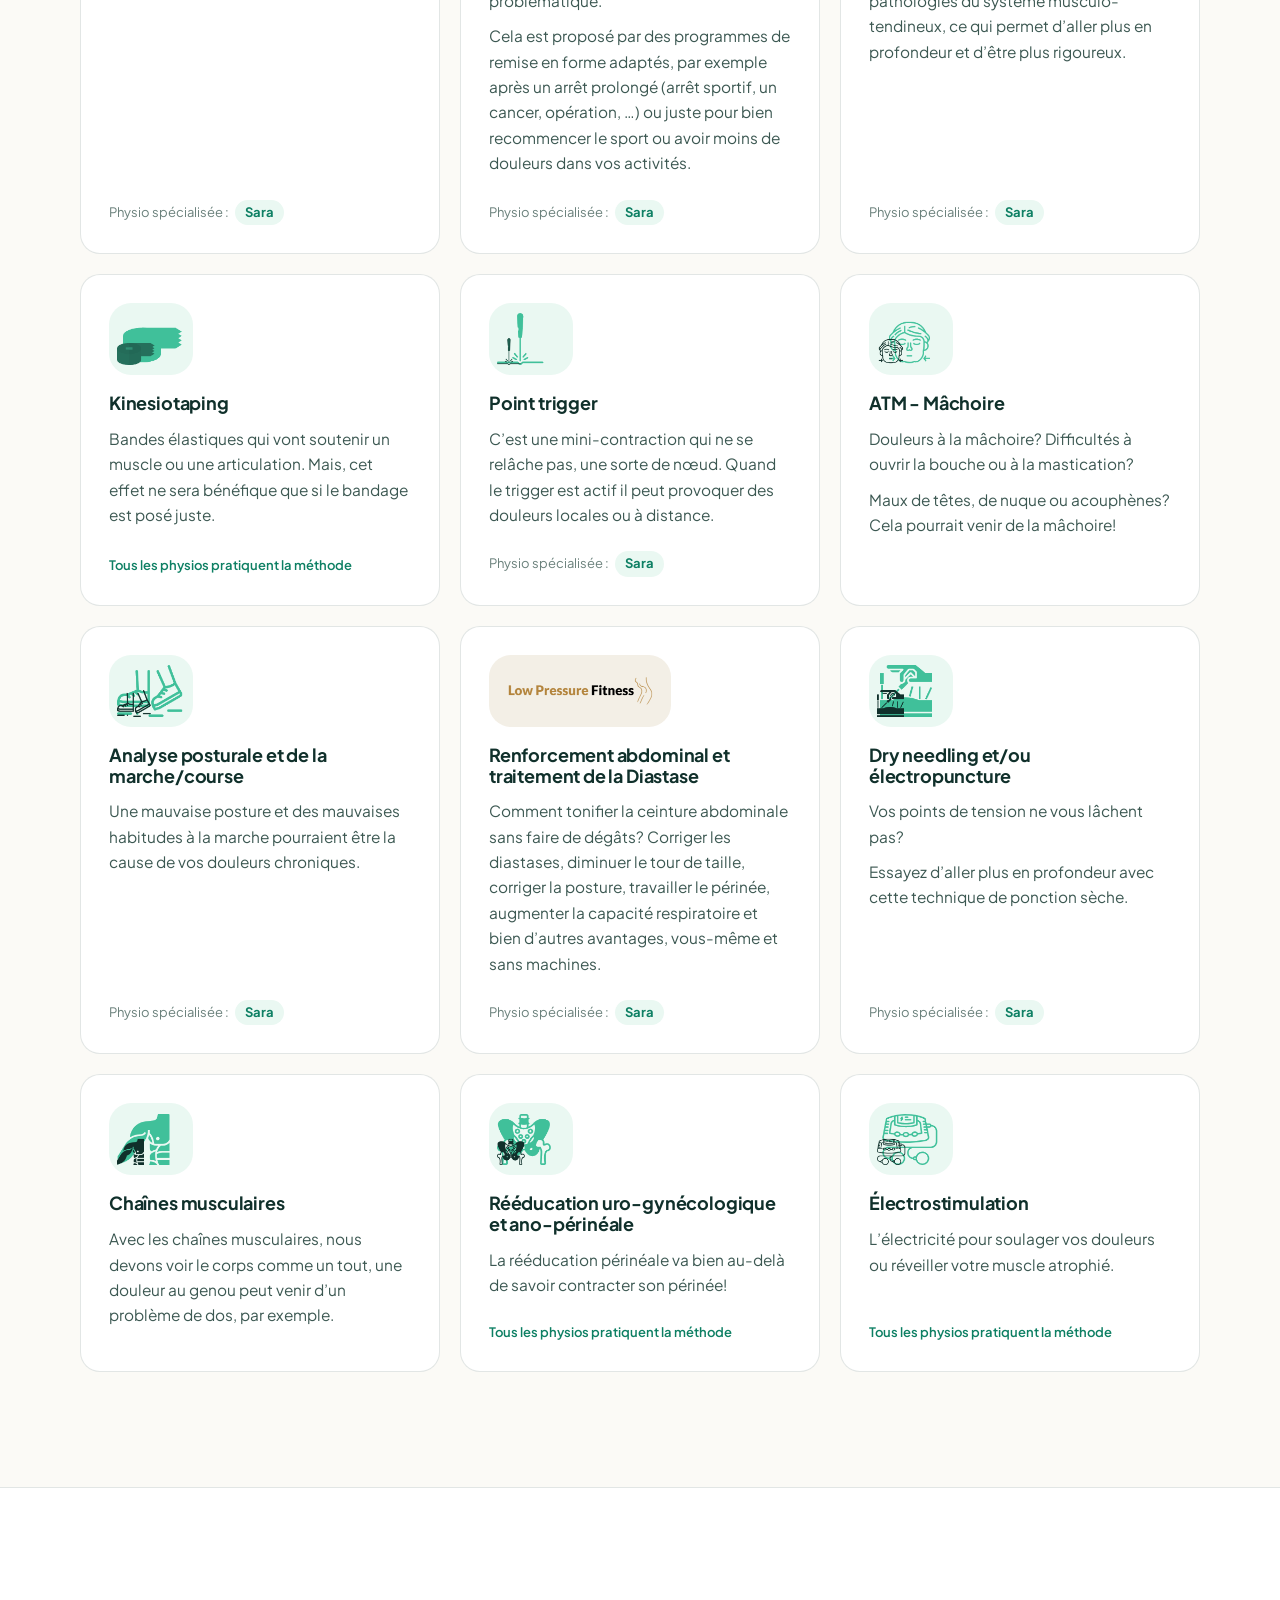
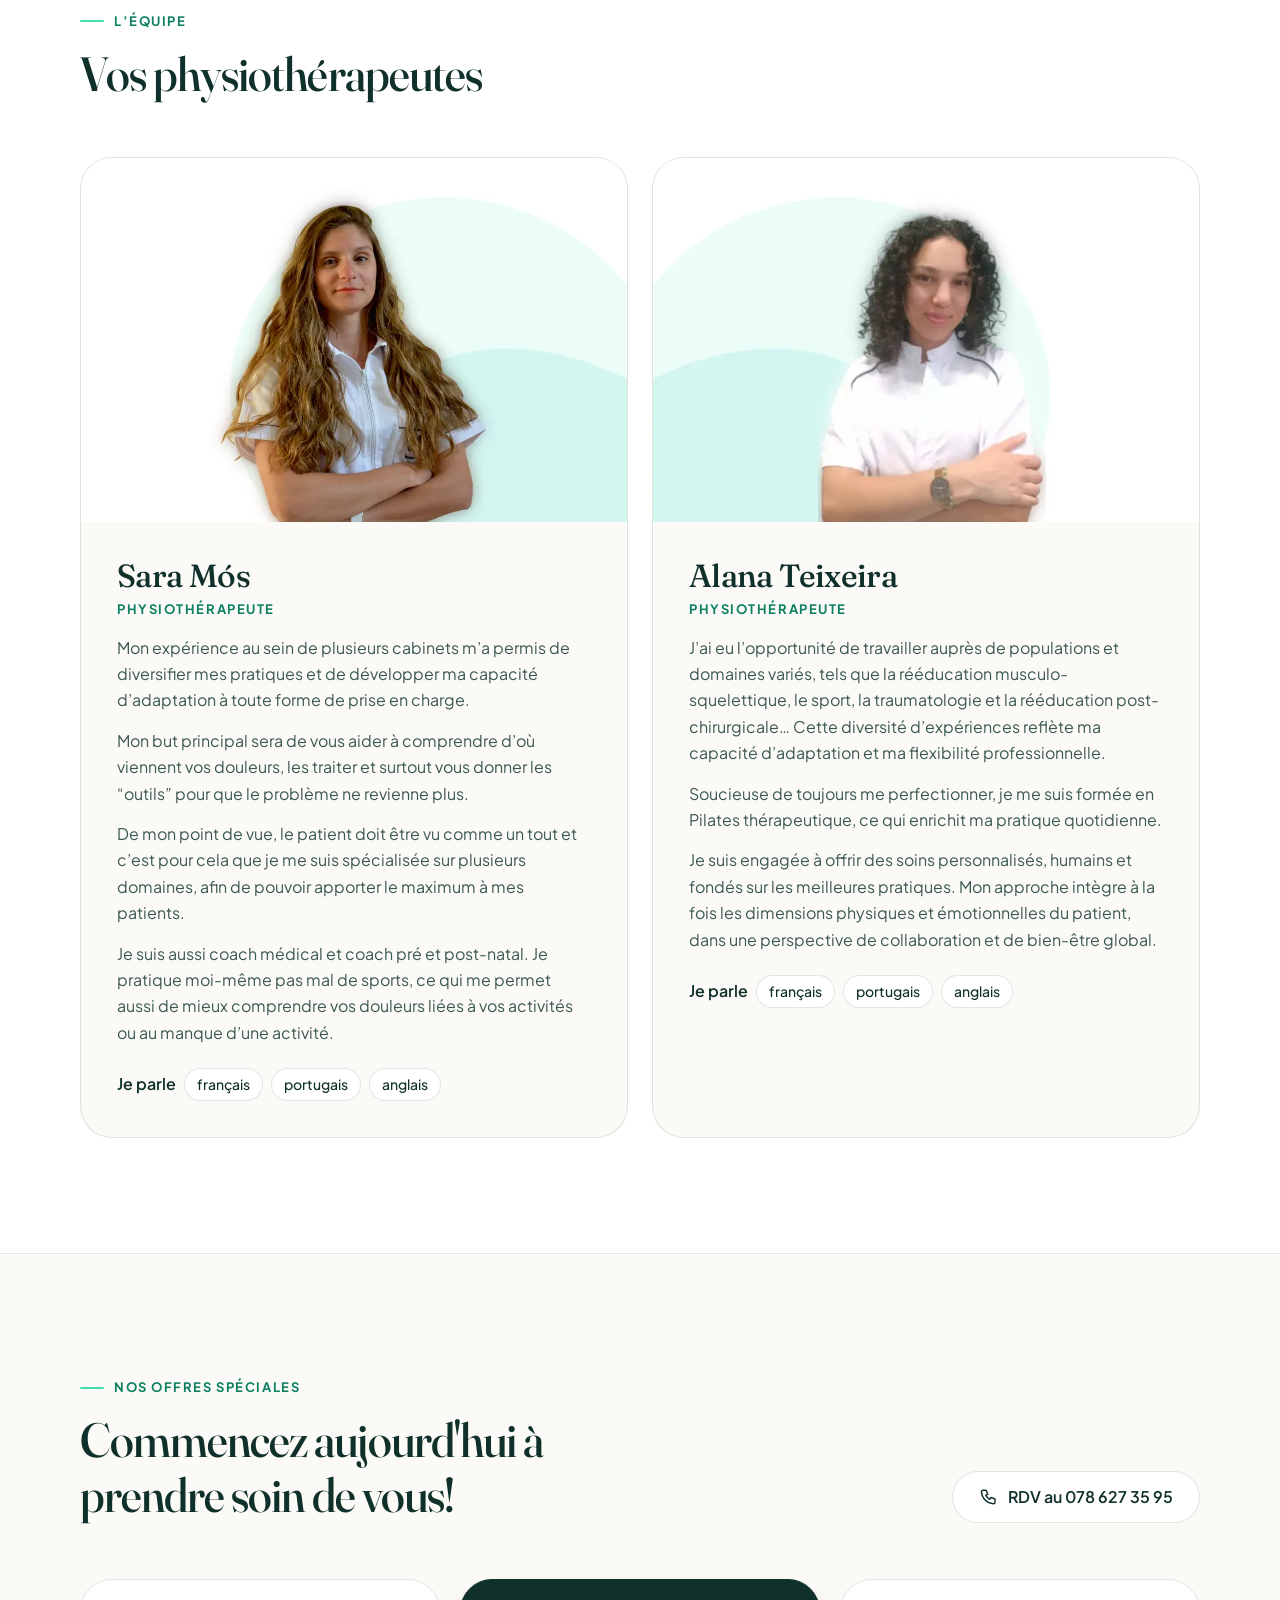
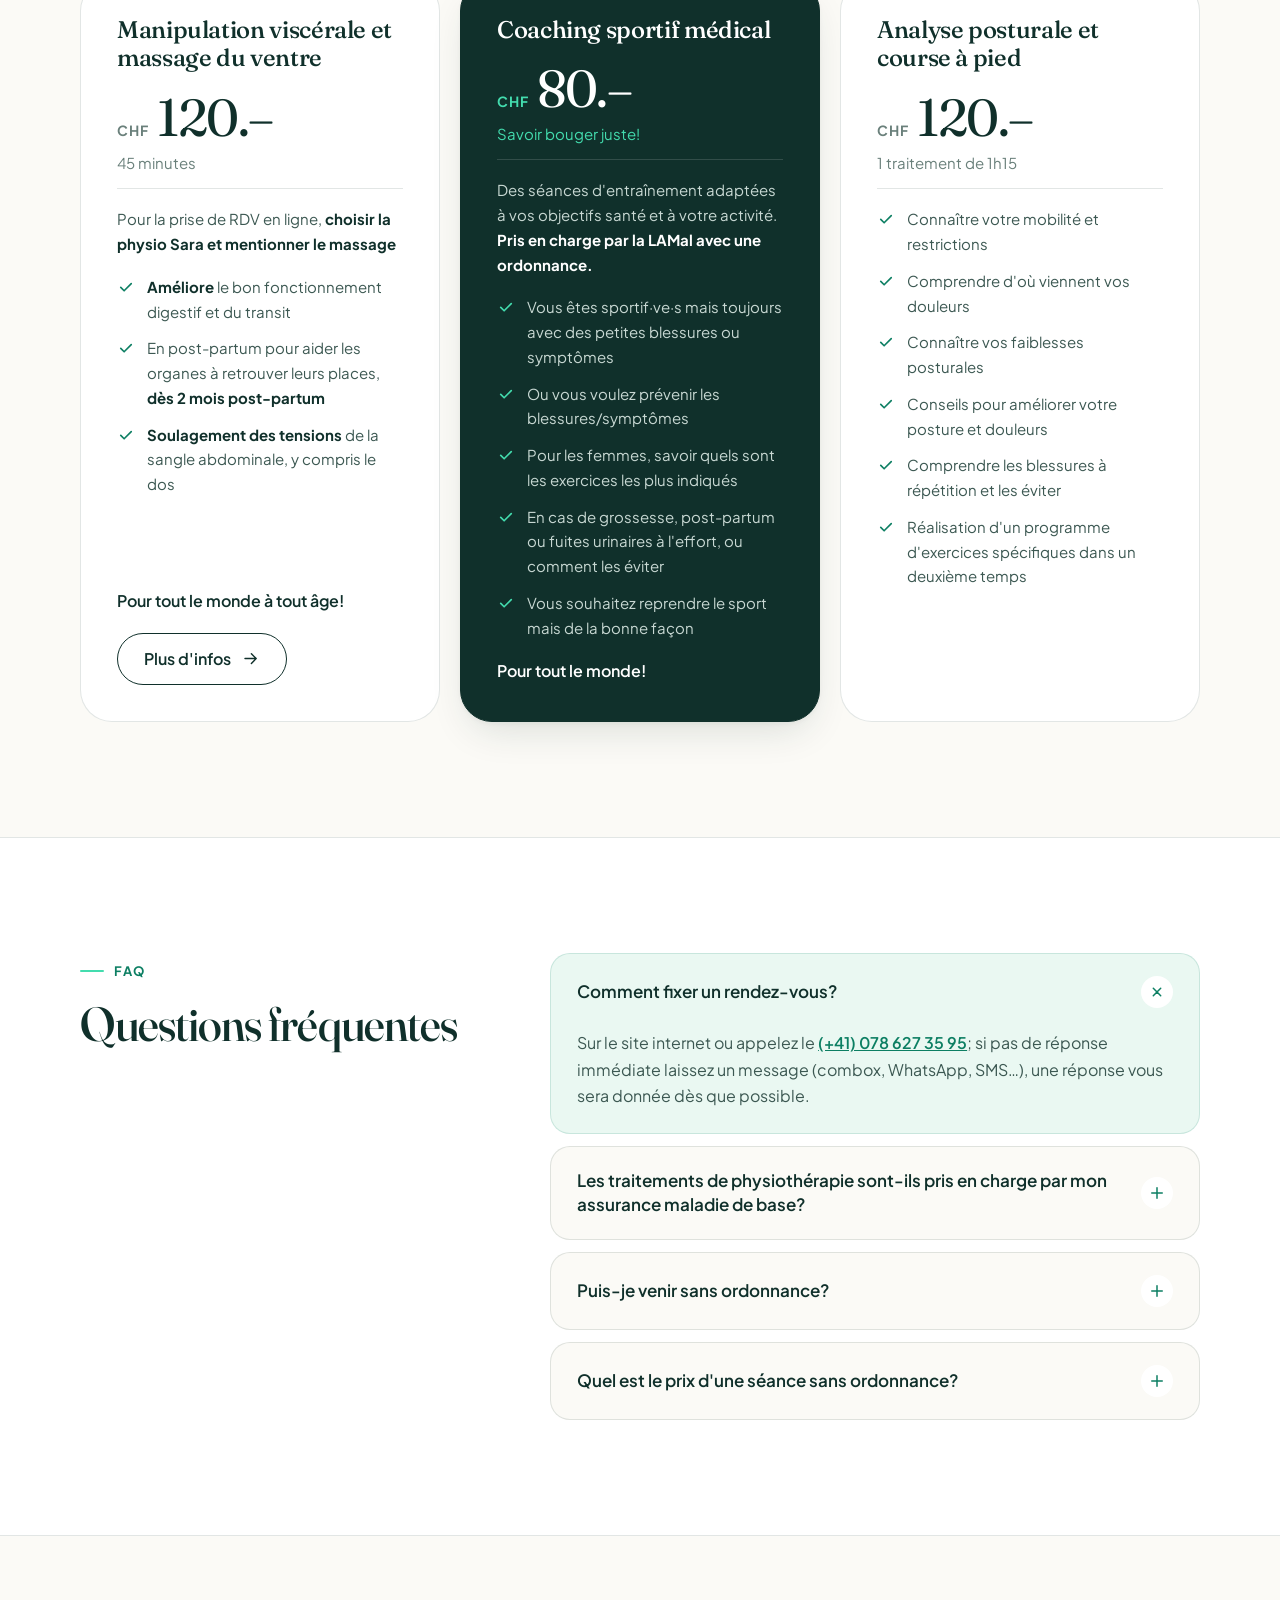
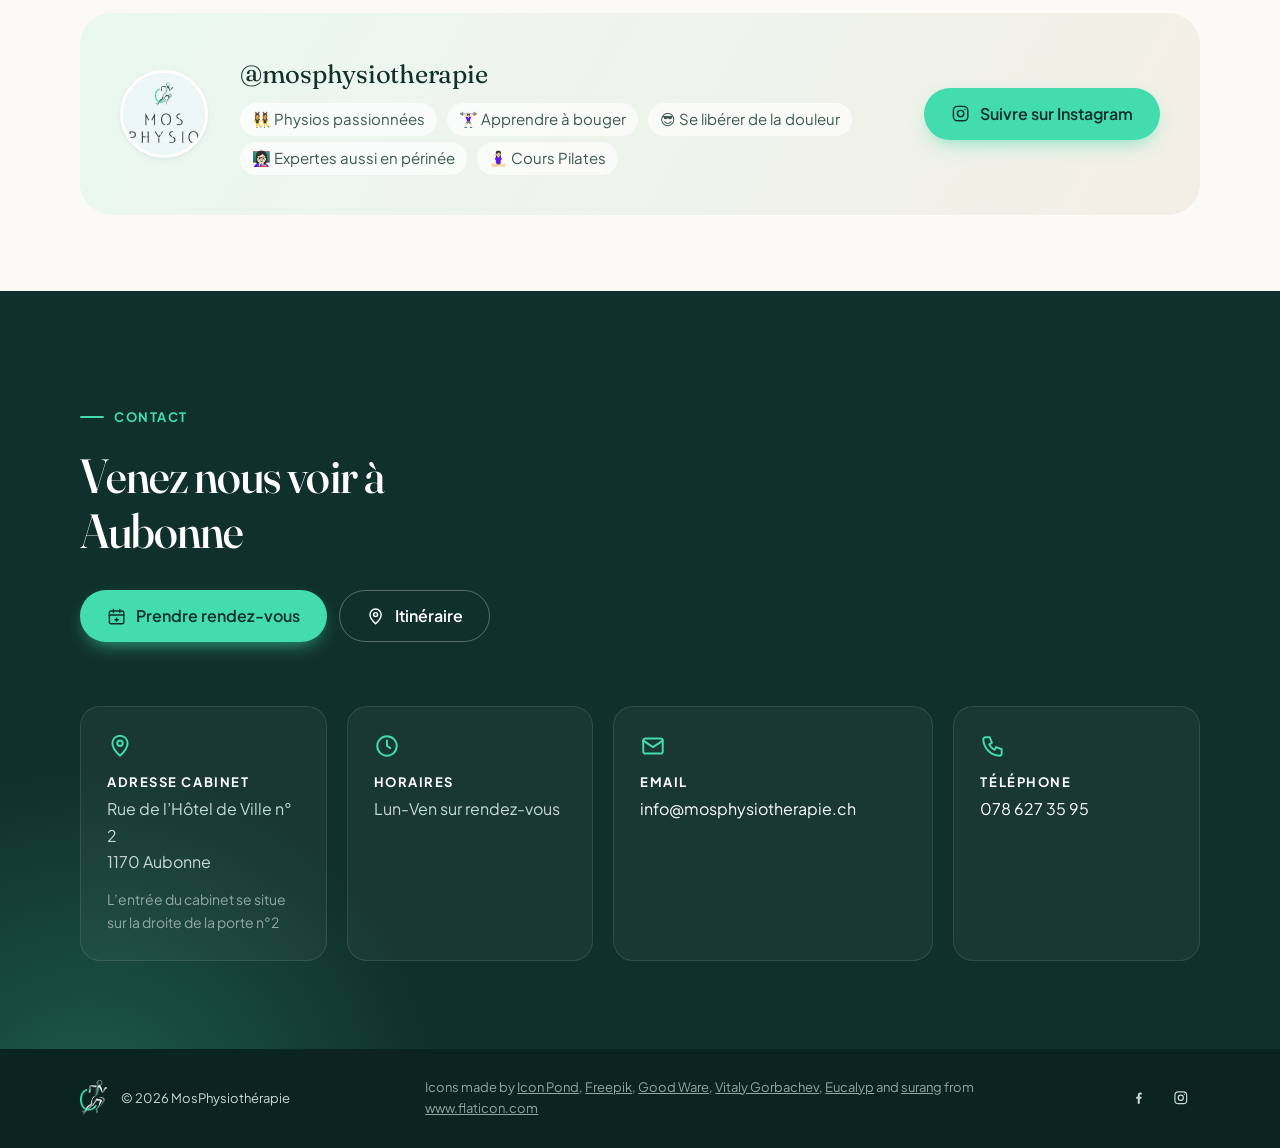
<file: pr-6/index.html>
<!DOCTYPE html>
<html lang="fr-CH">
<head>
<meta charset="utf-8">
<meta name="viewport" content="width=device-width, initial-scale=1">
<title>MosPhysiothérapie | Physiothérapie et coaching médical à Aubonne</title>
<meta name="description" content="Physiothérapeutes à Aubonne, spécialisées dans le mouvement, la douleur, les lésions et le périnée. Prenez soin de vous avec MosPhysiothérapie!">
<meta name="theme-color" content="#10302b">
<link rel="canonical" href="https://mosphysiotherapie.ch/">
<meta property="og:locale" content="fr_FR">
<meta property="og:type" content="website">
<meta property="og:title" content="MosPhysiothérapie, physiothérapie et coaching médical à Aubonne">
<meta property="og:description" content="Spécialistes dans le mouvement, la douleur et la réhabilitation.">
<meta property="og:url" content="https://mosphysiotherapie.ch/">
<meta property="og:site_name" content="MosPhysiothérapie">
<meta property="og:image" content="https://mosphysiotherapie.ch/images/hero-aubonne.webp">
<link rel="icon" href="images/favicon-32.jpg" sizes="32x32">
<link rel="icon" href="images/favicon-192.jpg" sizes="192x192">
<link rel="apple-touch-icon" href="images/favicon-180.jpg">

<link rel="preconnect" href="https://fonts.googleapis.com">
<link rel="preconnect" href="https://fonts.gstatic.com" crossorigin>
<link rel="stylesheet" href="https://fonts.googleapis.com/css2?family=Fraunces:ital,opsz,wght@0,9..144,400;0,9..144,500;0,9..144,600;1,9..144,400&family=Plus+Jakarta+Sans:wght@400;500;600;700&display=swap">
<link rel="stylesheet" href="css/style.css">
<link rel="preload" as="image" href="images/hero-aubonne.webp">

<script type="application/ld+json">
{
  "@context": "https://schema.org",
  "@type": "Physiotherapy",
  "name": "MosPhysiothérapie",
  "url": "https://mosphysiotherapie.ch/",
  "logo": "https://mosphysiotherapie.ch/images/logo.webp",
  "telephone": "+41786273595",
  "email": "info@mosphysiotherapie.ch",
  "address": {
    "@type": "PostalAddress",
    "streetAddress": "Rue de l'Hôtel de Ville 2",
    "postalCode": "1170",
    "addressLocality": "Aubonne",
    "addressCountry": "CH"
  },
  "openingHoursSpecification": {
    "@type": "OpeningHoursSpecification",
    "dayOfWeek": ["Monday", "Tuesday", "Wednesday", "Thursday", "Friday"],
    "opens": "08:00",
    "closes": "18:00"
  },
  "sameAs": ["https://www.instagram.com/mosphysiotherapie/", "https://www.facebook.com/mosphysiotherapie"]
}
</script>
<script>document.documentElement.classList.add('js')</script>
</head>
<body>

<svg width="0" height="0" style="position:absolute" aria-hidden="true">
  <defs>
    <symbol id="i-phone" viewBox="0 0 24 24"><path fill="none" stroke="currentColor" stroke-width="1.8" stroke-linecap="round" stroke-linejoin="round" d="M5 4h4l2 5-2.5 1.5a11 11 0 0 0 5 5L15 13l5 2v4a2 2 0 0 1-2 2A16 16 0 0 1 3 6a2 2 0 0 1 2-2"/></symbol>
    <symbol id="i-mail" viewBox="0 0 24 24"><g fill="none" stroke="currentColor" stroke-width="1.8" stroke-linecap="round" stroke-linejoin="round"><rect x="3" y="5" width="18" height="14" rx="2"/><path d="m3 7 9 6 9-6"/></g></symbol>
    <symbol id="i-pin" viewBox="0 0 24 24"><g fill="none" stroke="currentColor" stroke-width="1.8" stroke-linecap="round" stroke-linejoin="round"><path d="M12 21s-7-6.2-7-11.5A7 7 0 0 1 19 9.5C19 14.8 12 21 12 21z"/><circle cx="12" cy="9.5" r="2.5"/></g></symbol>
    <symbol id="i-clock" viewBox="0 0 24 24"><g fill="none" stroke="currentColor" stroke-width="1.8" stroke-linecap="round" stroke-linejoin="round"><circle cx="12" cy="12" r="9"/><path d="M12 7v5l3 2"/></g></symbol>
    <symbol id="i-calendar" viewBox="0 0 24 24"><g fill="none" stroke="currentColor" stroke-width="1.8" stroke-linecap="round" stroke-linejoin="round"><rect x="3" y="5" width="18" height="16" rx="2"/><path d="M16 3v4M8 3v4M3 10h18M12 14v4M10 16h4"/></g></symbol>
    <symbol id="i-home" viewBox="0 0 24 24"><g fill="none" stroke="currentColor" stroke-width="1.8" stroke-linecap="round" stroke-linejoin="round"><path d="m3 11 9-7 9 7"/><path d="M5 10v10h14V10M10 20v-6h4v6"/></g></symbol>
    <symbol id="i-check" viewBox="0 0 24 24"><path fill="none" stroke="currentColor" stroke-width="2.2" stroke-linecap="round" stroke-linejoin="round" d="m5 12.5 4.5 4.5L19 7.5"/></symbol>
    <symbol id="i-arrow" viewBox="0 0 24 24"><path fill="none" stroke="currentColor" stroke-width="1.8" stroke-linecap="round" stroke-linejoin="round" d="M5 12h14m-6-6 6 6-6 6"/></symbol>
    <symbol id="i-megaphone" viewBox="0 0 24 24"><g fill="none" stroke="currentColor" stroke-width="1.8" stroke-linecap="round" stroke-linejoin="round"><path d="M3 10v4a1 1 0 0 0 1 1h3l6 4V5L7 9H4a1 1 0 0 0-1 1z"/><path d="M17 9a4 4 0 0 1 0 6"/></g></symbol>
    <symbol id="i-plus" viewBox="0 0 24 24"><path fill="none" stroke="currentColor" stroke-width="2" stroke-linecap="round" d="M12 5v14M5 12h14"/></symbol>
    <symbol id="i-close" viewBox="0 0 24 24"><path fill="none" stroke="currentColor" stroke-width="2" stroke-linecap="round" d="M6 6l12 12M18 6 6 18"/></symbol>
    <symbol id="i-instagram" viewBox="0 0 24 24"><g fill="none" stroke="currentColor" stroke-width="1.8"><rect x="3" y="3" width="18" height="18" rx="5"/><circle cx="12" cy="12" r="4"/><circle cx="17.5" cy="6.5" r="1" fill="currentColor" stroke="none"/></g></symbol>
    <symbol id="i-facebook" viewBox="0 0 24 24"><path fill="currentColor" d="M13.5 21v-7.5H16l.4-3h-2.9V8.6c0-.9.3-1.5 1.5-1.5h1.6V4.4A21 21 0 0 0 14.3 4c-2.3 0-3.9 1.4-3.9 4v2.5H8v3h2.4V21z"/></symbol>
  </defs>
</svg>

<a class="skip-link" href="#main">Aller au contenu</a>

<header class="site-header" id="top">
  <div class="container header-inner">
    <a class="brand" href="./" aria-label="MosPhysiothérapie, accueil">
      <img src="images/logo.webp" alt="MosPhysiothérapie" width="828" height="315">
    </a>
    <nav class="site-nav" id="site-nav" aria-label="Navigation principale">
      <ul>
        <li><a href="#rendez-vous">Rendez-vous</a></li>
        <li><a href="#coaching">Coaching</a></li>
        <li><a href="#specialites">Spécialités</a></li>
        <li><a href="#equipe">Équipe</a></li>
        <li><a href="#offres">Offres</a></li>
        <li><a href="#faq">FAQ</a></li>
        <li><a href="#contact">Contact</a></li>
      </ul>
      <div class="nav-social">
        <a href="https://www.facebook.com/mosphysiotherapie" target="_blank" rel="noopener" aria-label="Facebook"><svg class="icon"><use href="#i-facebook"/></svg></a>
        <a href="https://www.instagram.com/mosphysio" target="_blank" rel="noopener" aria-label="Instagram"><svg class="icon"><use href="#i-instagram"/></svg></a>
      </div>
    </nav>
    <a class="btn btn-primary btn-sm header-cta" href="https://www.tbooking.ch/fr/book/2367-2562" target="_blank" rel="noopener" data-booking>
      <svg class="icon"><use href="#i-calendar"/></svg>Rendez-vous
    </a>
    <button class="nav-toggle" type="button" aria-controls="site-nav" aria-expanded="false">
      <span class="sr-only">Menu</span><span class="nav-toggle-bars" aria-hidden="true"></span>
    </button>
  </div>
</header>

<main id="main">

  <!-- Hero -->
  <section class="hero">
    <div class="container hero-grid">
      <div class="hero-copy">
        <p class="eyebrow">Cabinet de physiothérapie · Aubonne</p>
        <h1>Physiothérapie <em>et</em> coaching médical</h1>
        <p class="lead">Spécialistes dans le mouvement, la douleur et la réhabilitation.</p>
        <div class="hero-actions">
          <a class="btn btn-primary" href="https://www.tbooking.ch/fr/book/2367-2562" target="_blank" rel="noopener" data-booking>
            <svg class="icon"><use href="#i-calendar"/></svg>Fixer rendez-vous
          </a>
          <a class="btn btn-ghost" href="tel:0041786273595">
            <svg class="icon"><use href="#i-phone"/></svg>078 627 35 95
          </a>
        </div>
        <ul class="hero-facts">
          <li><svg class="icon"><use href="#i-clock"/></svg>Du lundi au vendredi sur RDV, 8h00 à 18h00</li>
          <li><svg class="icon"><use href="#i-pin"/></svg>Rue de l'Hôtel de Ville 2, 1170 Aubonne</li>
        </ul>
      </div>
      <div class="hero-media">
        <div class="hero-photo">
          <img src="images/hero-aubonne.webp" alt="Exercice de physiothérapie en plein air avec vue sur le lac Léman" width="815" height="680" fetchpriority="high">
        </div>
        <div class="hero-badge">
          <span class="hero-badge-title">Au cabinet</span>
          <span class="hero-badge-sep" aria-hidden="true"></span>
          <span class="hero-badge-title">À domicile</span>
        </div>
      </div>
    </div>

    <div class="container">
      <aside class="notice" aria-label="Annonce">
        <span class="notice-icon"><svg class="icon"><use href="#i-megaphone"/></svg></span>
        <div>
          <h2 class="notice-title">Annonce</h2>
          <ul>
            <li>Pour les inscriptions aux cours de Pilates, merci de nous contacter directement.</li>
            <li>Pour vos séances de physiothérapie, n’hésitez pas à fixer plusieurs RDV directement, pour assurer la bonne prise en charge de votre traitement.</li>
          </ul>
        </div>
      </aside>
    </div>
  </section>

  <!-- Rendez-vous -->
  <section class="section" id="rendez-vous">
    <div class="container">
      <header class="section-head">
        <p class="eyebrow">Rendez-vous</p>
        <h2>Au cabinet ou chez vous</h2>
      </header>

      <div class="rdv-grid">
        <article class="rdv-card rdv-card-main reveal">
          <div class="rdv-card-head">
            <span class="rdv-icon"><svg class="icon"><use href="#i-calendar"/></svg></span>
            <h3>Physiothérapie en cabinet</h3>
          </div>
          <h4 class="rdv-sub">Agendas en ligne</h4>
          <ol class="steps">
            <li>Choisir l’agenda de la physio de votre choix</li>
            <li>Prendre rendez-vous</li>
            <li>Indiquer la raison pour laquelle vous venez en commentaire.</li>
          </ol>
          <div class="rdv-actions">
            <a class="btn btn-primary" href="https://www.tbooking.ch/fr/book/2367-2562" target="_blank" rel="noopener" data-booking>
              <svg class="icon"><use href="#i-calendar"/></svg>Fixer rendez-vous
            </a>
            <p class="rdv-phone">Ou par téléphone <a href="tel:0041786273595">(+41) 078 627 35 95</a>.</p>
          </div>
          <ul class="rdv-details">
            <li><svg class="icon"><use href="#i-pin"/></svg>Rue de l'Hôtel de Ville 2, 1170 Aubonne</li>
            <li><svg class="icon"><use href="#i-clock"/></svg>Du lundi au vendredi sur RDV de 8h00 à 18h00</li>
            <li><svg class="icon"><use href="#i-mail"/></svg><a href="mailto:info@mosphysiotherapie.ch">info@mosphysiotherapie.ch</a></li>
          </ul>
        </article>

        <article class="rdv-card rdv-card-home reveal">
          <div class="rdv-card-head">
            <span class="rdv-icon"><svg class="icon"><use href="#i-home"/></svg></span>
            <h3>Physiothérapie à domicile</h3>
          </div>
          <p>Prise de rendez-vous uniquement par téléphone au</p>
          <a class="big-phone" href="tel:0041786273595">(+41) 078 627 35 95</a>
          <p>Pour les traitements à domicile, une prescription médicale qui spécifie ce type de traitement est nécessaire.</p>
          <p class="rdv-area"><svg class="icon"><use href="#i-pin"/></svg>À Aubonne et alentours</p>
        </article>
      </div>
    </div>
  </section>

  <!-- Coaching -->
  <section class="section section-tint" id="coaching">
    <div class="container coaching-grid">
      <figure class="coaching-media reveal">
        <img src="images/coaching.webp" alt="Cours de circuit training" width="1400" height="899" loading="lazy">
        <figcaption class="coaching-tag">Au cabinet, en ligne ou mixte</figcaption>
      </figure>
      <div class="coaching-copy reveal">
        <p class="eyebrow">En plus de la physio…</p>
        <h2>Proposé au sein du cabinet</h2>
        <ul class="feature-list">
          <li>
            <span class="feature-check"><svg class="icon"><use href="#i-check"/></svg></span>
            <div>
              <h3>Séances de coaching médical</h3>
              <p>Reprise sportive adaptée à toutes et à tous! Ou travailler l’activité sportive de votre choix sans symptômes ou douleurs.</p>
            </div>
          </li>
          <li>
            <span class="feature-check"><svg class="icon"><use href="#i-check"/></svg></span>
            <div>
              <h3>Séances de coaching pré et post-natal</h3>
              <p>Accompagnement sportif de la femme enceinte ainsi qu’en post-partum.</p>
            </div>
          </li>
          <li>
            <span class="feature-check"><svg class="icon"><use href="#i-check"/></svg></span>
            <div>
              <h3>Cours de Pilates thérapeutique</h3>
              <p>En petit groupe ou individuel.</p>
            </div>
          </li>
        </ul>
      </div>
    </div>
  </section>

  <!-- Spécialités -->
  <section class="section" id="specialites">
    <div class="container">
      <header class="section-head">
        <p class="eyebrow">Spécialités</p>
        <h2>Les différentes techniques</h2>
      </header>

      <div class="spec-grid">
        <article class="spec-card reveal" id="manipulation-viscerale">
          <span class="spec-icon"><img src="images/icon-visceral.png" alt="" width="127" height="97" loading="lazy"></span>
          <h3>Manipulation viscérale</h3>
          <p>Et si vos maux de dos venaient du ventre?</p>
          <p class="spec-who">Physio spécialisée : <strong>Sara</strong></p>
        </article>

        <article class="spec-card reveal">
          <span class="spec-icon"><img src="images/icon-coaching.png" alt="" width="127" height="97" loading="lazy"></span>
          <h3>Coaching médical</h3>
          <p>Bouger c’est vivre! Mais, il est important d’adapter l’activité à chaque personne et problématique.</p>
          <p>Cela est proposé par des programmes de remise en forme adaptés, par exemple après un arrêt prolongé (arrêt sportif, un cancer, opération, …) ou juste pour bien recommencer le sport ou avoir moins de douleurs dans vos activités.</p>
          <p class="spec-who">Physio spécialisée : <strong>Sara</strong></p>
        </article>

        <article class="spec-card reveal">
          <span class="spec-icon"><img src="images/icon-crochetage.png" alt="" width="127" height="97" loading="lazy"></span>
          <h3>Crochetage</h3>
          <p>Technique myofasciale qui utilise des crochets anatomiques, pour traiter les pathologies du système musculo-tendineux, ce qui permet d’aller plus en profondeur et d’être plus rigoureux.</p>
          <p class="spec-who">Physio spécialisée : <strong>Sara</strong></p>
        </article>

        <article class="spec-card reveal">
          <span class="spec-icon"><img src="images/icon-kinesiotaping.png" alt="" width="127" height="97" loading="lazy"></span>
          <h3>Kinesiotaping</h3>
          <p>Bandes élastiques qui vont soutenir un muscle ou une articulation. Mais, cet effet ne sera bénéfique que si le bandage est posé juste.</p>
          <p class="spec-who spec-who-all">Tous les physios pratiquent la méthode</p>
        </article>

        <article class="spec-card reveal">
          <span class="spec-icon"><img src="images/icon-trigger.png" alt="" width="127" height="97" loading="lazy"></span>
          <h3>Point trigger</h3>
          <p>C’est une mini-contraction qui ne se relâche pas, une sorte de nœud. Quand le trigger est actif il peut provoquer des douleurs locales ou à distance.</p>
          <p class="spec-who">Physio spécialisée : <strong>Sara</strong></p>
        </article>

        <article class="spec-card reveal">
          <span class="spec-icon"><img src="images/icon-atm.png" alt="" width="127" height="97" loading="lazy"></span>
          <h3>ATM - Mâchoire</h3>
          <p>Douleurs à la mâchoire? Difficultés à ouvrir la bouche ou à la mastication?</p>
          <p>Maux de têtes, de nuque ou acouphènes? Cela pourrait venir de la mâchoire!</p>
        </article>

        <article class="spec-card reveal">
          <span class="spec-icon"><img src="images/icon-posture.png" alt="" width="127" height="97" loading="lazy"></span>
          <h3>Analyse posturale et de la marche/course</h3>
          <p>Une mauvaise posture et des mauvaises habitudes à la marche pourraient être la cause de vos douleurs chroniques.</p>
          <p class="spec-who">Physio spécialisée : <strong>Sara</strong></p>
        </article>

        <article class="spec-card reveal">
          <span class="spec-icon spec-icon-logo"><img src="images/logo-lpf.png" alt="Low Pressure Fitness" width="300" height="67" loading="lazy"></span>
          <h3>Renforcement abdominal et traitement de la Diastase</h3>
          <p>Comment tonifier la ceinture abdominale sans faire de dégâts? Corriger les diastases, diminuer le tour de taille, corriger la posture, travailler le périnée, augmenter la capacité respiratoire et bien d’autres avantages, vous-même et sans machines.</p>
          <p class="spec-who">Physio spécialisée : <strong>Sara</strong></p>
        </article>

        <article class="spec-card reveal">
          <span class="spec-icon"><img src="images/icon-dry-needling.png" alt="" width="127" height="97" loading="lazy"></span>
          <h3>Dry needling et/ou électropuncture</h3>
          <p>Vos points de tension ne vous lâchent pas?</p>
          <p>Essayez d’aller plus en profondeur avec cette technique de ponction sèche.</p>
          <p class="spec-who">Physio spécialisée : <strong>Sara</strong></p>
        </article>

        <article class="spec-card reveal">
          <span class="spec-icon"><img src="images/icon-muscles.png" alt="" width="127" height="97" loading="lazy"></span>
          <h3>Chaînes musculaires</h3>
          <p>Avec les chaînes musculaires, nous devons voir le corps comme un tout, une douleur au genou peut venir d’un problème de dos, par exemple.</p>
        </article>

        <article class="spec-card reveal">
          <span class="spec-icon"><img src="images/icon-pelvis.png" alt="" width="127" height="97" loading="lazy"></span>
          <h3>Rééducation uro-gynécologique et ano-périnéale</h3>
          <p>La rééducation périnéale va bien au-delà de savoir contracter son périnée!</p>
          <p class="spec-who spec-who-all">Tous les physios pratiquent la méthode</p>
        </article>

        <article class="spec-card reveal">
          <span class="spec-icon"><img src="images/icon-electrostim.png" alt="" width="127" height="97" loading="lazy"></span>
          <h3>Électrostimulation</h3>
          <p>L’électricité pour soulager vos douleurs ou réveiller votre muscle atrophié.</p>
          <p class="spec-who spec-who-all">Tous les physios pratiquent la méthode</p>
        </article>
      </div>
    </div>
  </section>

  <!-- Équipe -->
  <section class="section section-tint" id="equipe">
    <div class="container">
      <header class="section-head">
        <p class="eyebrow">L’équipe</p>
        <h2>Vos physiothérapeutes</h2>
      </header>

      <div class="team-grid">
        <article class="team-card reveal">
          <div class="team-photo"><img src="images/sara-mos.webp" alt="Sara Mós" width="960" height="705" loading="lazy"></div>
          <div class="team-body">
            <h3>Sara Mós</h3>
            <p class="team-role">Physiothérapeute</p>
            <p>Mon expérience au sein de plusieurs cabinets m’a permis de diversifier mes pratiques et de développer ma capacité d’adaptation à toute forme de prise en charge.</p>
            <p>Mon but principal sera de vous aider à comprendre d’où viennent vos douleurs, les traiter et surtout vous donner les “outils” pour que le problème ne revienne plus.</p>
            <p>De mon point de vue, le patient doit être vu comme un tout et c’est pour cela que je me suis spécialisée sur plusieurs domaines, afin de pouvoir apporter le maximum à mes patients.</p>
            <p>Je suis aussi coach médical et coach pré et post-natal. Je pratique moi-même pas mal de sports, ce qui me permet aussi de mieux comprendre vos douleurs liées à vos activités ou au manque d’une activité.</p>
            <p class="team-langs">Je parle <span>français</span><span>portugais</span><span>anglais</span></p>
          </div>
        </article>

        <article class="team-card reveal">
          <div class="team-photo"><img src="images/alana-teixeira.png" alt="Alana Teixeira" width="960" height="705" loading="lazy"></div>
          <div class="team-body">
            <h3>Alana Teixeira</h3>
            <p class="team-role">Physiothérapeute</p>
            <p>J’ai eu l’opportunité de travailler auprès de populations et domaines variés, tels que la rééducation musculo-squelettique, le sport, la traumatologie et la rééducation post-chirurgicale… Cette diversité d’expériences reflète ma capacité d’adaptation et ma flexibilité professionnelle.</p>
            <p>Soucieuse de toujours me perfectionner, je me suis formée en Pilates thérapeutique, ce qui enrichit ma pratique quotidienne.</p>
            <p>Je suis engagée à offrir des soins personnalisés, humains et fondés sur les meilleures pratiques. Mon approche intègre à la fois les dimensions physiques et émotionnelles du patient, dans une perspective de collaboration et de bien-être global.</p>
            <p class="team-langs">Je parle <span>français</span><span>portugais</span><span>anglais</span></p>
          </div>
        </article>
      </div>
    </div>
  </section>

  <!-- Offres -->
  <section class="section" id="offres">
    <div class="container">
      <header class="section-head section-head-split">
        <div>
          <p class="eyebrow">Nos offres spéciales</p>
          <h2>Commencez aujourd'hui à prendre soin de vous!</h2>
        </div>
        <a class="btn btn-ghost" href="tel:0041786273595"><svg class="icon"><use href="#i-phone"/></svg>RDV au 078 627 35 95</a>
      </header>

      <div class="offer-grid">
        <article class="offer-card reveal">
          <h3>Manipulation viscérale et massage du ventre</h3>
          <p class="price"><span class="price-cur">CHF</span>120.–<span class="price-unit">45 minutes</span></p>
          <p class="offer-note">Pour la prise de RDV en ligne, <strong>choisir la physio Sara et mentionner le massage</strong></p>
          <ul class="offer-list">
            <li><svg class="icon"><use href="#i-check"/></svg><span><strong>Améliore</strong> le bon fonctionnement digestif et du transit</span></li>
            <li><svg class="icon"><use href="#i-check"/></svg><span>En post-partum pour aider les organes à retrouver leurs places, <strong>dès 2 mois post-partum</strong></span></li>
            <li><svg class="icon"><use href="#i-check"/></svg><span><strong>Soulagement des tensions</strong> de la sangle abdominale, y compris le dos</span></li>
          </ul>
          <p class="offer-foot">Pour tout le monde à tout âge!</p>
          <a class="btn btn-outline" href="#manipulation-viscerale">Plus d'infos<svg class="icon"><use href="#i-arrow"/></svg></a>
        </article>

        <article class="offer-card offer-card-featured reveal">
          <h3>Coaching sportif médical</h3>
          <p class="price"><span class="price-cur">CHF</span>80.–<span class="price-unit">Savoir bouger juste!</span></p>
          <p class="offer-note">Des séances d'entraînement adaptées à vos objectifs santé et à votre activité. <strong>Pris en charge par la LAMal avec une ordonnance.</strong></p>
          <ul class="offer-list">
            <li><svg class="icon"><use href="#i-check"/></svg><span>Vous êtes sportif·ve·s mais toujours avec des petites blessures ou symptômes</span></li>
            <li><svg class="icon"><use href="#i-check"/></svg><span>Ou vous voulez prévenir les blessures/symptômes</span></li>
            <li><svg class="icon"><use href="#i-check"/></svg><span>Pour les femmes, savoir quels sont les exercices les plus indiqués</span></li>
            <li><svg class="icon"><use href="#i-check"/></svg><span>En cas de grossesse, post-partum ou fuites urinaires à l'effort, ou comment les éviter</span></li>
            <li><svg class="icon"><use href="#i-check"/></svg><span>Vous souhaitez reprendre le sport mais de la bonne façon</span></li>
          </ul>
          <p class="offer-foot">Pour tout le monde!</p>
        </article>

        <article class="offer-card reveal">
          <h3>Analyse posturale et course à pied</h3>
          <p class="price"><span class="price-cur">CHF</span>120.–<span class="price-unit">1 traitement de 1h15</span></p>
          <ul class="offer-list">
            <li><svg class="icon"><use href="#i-check"/></svg><span>Connaître votre mobilité et restrictions</span></li>
            <li><svg class="icon"><use href="#i-check"/></svg><span>Comprendre d'où viennent vos douleurs</span></li>
            <li><svg class="icon"><use href="#i-check"/></svg><span>Connaître vos faiblesses posturales</span></li>
            <li><svg class="icon"><use href="#i-check"/></svg><span>Conseils pour améliorer votre posture et douleurs</span></li>
            <li><svg class="icon"><use href="#i-check"/></svg><span>Comprendre les blessures à répétition et les éviter</span></li>
            <li><svg class="icon"><use href="#i-check"/></svg><span>Réalisation d'un programme d'exercices spécifiques dans un deuxième temps</span></li>
          </ul>
        </article>
      </div>
    </div>
  </section>

  <!-- FAQ -->
  <section class="section section-tint" id="faq">
    <div class="container faq-grid">
      <header class="section-head">
        <p class="eyebrow">FAQ</p>
        <h2>Questions fréquentes</h2>
      </header>
      <div class="faq-list">
        <details open>
          <summary>Comment fixer un rendez-vous?<svg class="icon"><use href="#i-plus"/></svg></summary>
          <div class="faq-body">
            <p>Sur le site internet ou appelez le <a href="tel:0041786273595">(+41) 078 627 35 95</a>; si pas de réponse immédiate laissez un message (combox, WhatsApp, SMS…), une réponse vous sera donnée dès que possible.</p>
          </div>
        </details>
        <details>
          <summary>Les traitements de physiothérapie sont-ils pris en charge par mon assurance maladie de base?<svg class="icon"><use href="#i-plus"/></svg></summary>
          <div class="faq-body">
            <p>Oui, avec une ordonnance/prescription de physiothérapie, prescrite par un médecin reconnu en Suisse, les traitements sont donc remboursés selon votre franchise.</p>
          </div>
        </details>
        <details>
          <summary>Puis-je venir sans ordonnance?<svg class="icon"><use href="#i-plus"/></svg></summary>
          <div class="faq-body">
            <p>Si vous êtes un nouveau patient, vous pouvez venir sans ordonnance pour un bilan et premier traitement; pour un suivi, le passage chez votre médecin pourra être indiqué.</p>
            <p>Le traitement ne sera pas pris en charge par votre assurance maladie de base. Merci de préciser lors de votre prise de rendez-vous que vous venez sans ordonnance médicale.</p>
          </div>
        </details>
        <details>
          <summary>Quel est le prix d'une séance sans ordonnance?<svg class="icon"><use href="#i-plus"/></svg></summary>
          <div class="faq-body">
            <p>Une première séance sans ordonnance dure 45 min et coûte 80.–; pour la suite il est possible d’avoir un suivi avec des séances de 30 min au prix de 60.–.</p>
          </div>
        </details>
      </div>
    </div>
  </section>

  <!-- Instagram -->
  <section class="section section-tight">
    <div class="container">
      <a class="insta reveal" href="https://www.instagram.com/mosphysiotherapie/" target="_blank" rel="noopener">
        <img class="insta-avatar" src="images/ig-avatar.webp" alt="" width="150" height="150" loading="lazy">
        <div class="insta-text">
          <p class="insta-handle">@mosphysiotherapie</p>
          <ul class="insta-bio">
            <li>👯‍♀️ Physios passionnées</li>
            <li>🏋🏻‍♀️ Apprendre à bouger</li>
            <li>😎 Se libérer de la douleur</li>
            <li>👩🏻‍🏫 Expertes aussi en périnée</li>
            <li>🧘🏻‍♀️ Cours Pilates</li>
          </ul>
        </div>
        <span class="btn btn-primary insta-btn"><svg class="icon"><use href="#i-instagram"/></svg>Suivre sur Instagram</span>
      </a>
    </div>
  </section>

  <!-- Contact -->
  <section class="contact" id="contact">
    <div class="container">
      <div class="contact-head">
        <p class="eyebrow">Contact</p>
        <h2>Venez nous voir à Aubonne</h2>
        <div class="contact-actions">
          <a class="btn btn-primary" href="https://www.tbooking.ch/fr/book/2367-2562" target="_blank" rel="noopener" data-booking><svg class="icon"><use href="#i-calendar"/></svg>Prendre rendez-vous</a>
          <a class="btn btn-ghost-light" href="https://www.google.com/maps/search/?api=1&amp;query=Rue+de+l%27H%C3%B4tel+de+Ville+2%2C+1170+Aubonne" target="_blank" rel="noopener"><svg class="icon"><use href="#i-pin"/></svg>Itinéraire</a>
        </div>
      </div>
      <div class="contact-grid">
        <div class="contact-item">
          <svg class="icon"><use href="#i-pin"/></svg>
          <h3>Adresse cabinet</h3>
          <p>Rue de l’Hôtel de Ville n° 2<br>1170 Aubonne</p>
          <p class="muted">L’entrée du cabinet se situe sur la droite de la porte n°2</p>
        </div>
        <div class="contact-item">
          <svg class="icon"><use href="#i-clock"/></svg>
          <h3>Horaires</h3>
          <p>Lun-Ven sur rendez-vous</p>
        </div>
        <div class="contact-item">
          <svg class="icon"><use href="#i-mail"/></svg>
          <h3>Email</h3>
          <p><a href="mailto:info@mosphysiotherapie.ch">info@mosphysiotherapie.ch</a></p>
        </div>
        <div class="contact-item">
          <svg class="icon"><use href="#i-phone"/></svg>
          <h3>Téléphone</h3>
          <p><a href="tel:0041786273595">078 627 35 95</a></p>
        </div>
      </div>
    </div>
  </section>
</main>

<footer class="site-footer">
  <div class="container footer-inner">
    <div class="footer-brand">
      <img src="images/logo-footer.png" alt="" width="61" height="80">
      <p>© <span data-year>2026</span> MosPhysiothérapie</p>
    </div>
    <p class="credits">Icons made by <a href="https://www.flaticon.com/authors/popcorns-arts" target="_blank" rel="noopener">Icon Pond</a>, <a href="https://www.flaticon.com/authors/freepik" target="_blank" rel="noopener">Freepik</a>, <a href="https://www.flaticon.com/authors/good-ware" target="_blank" rel="noopener">Good Ware</a>, <a href="https://www.flaticon.com/authors/vitaly-gorbachev" target="_blank" rel="noopener">Vitaly Gorbachev</a>, <a href="https://www.flaticon.com/authors/eucalyp" target="_blank" rel="noopener">Eucalyp</a> and <a href="https://www.flaticon.com/authors/surang" target="_blank" rel="noopener">surang</a> from <a href="https://www.flaticon.com/" target="_blank" rel="noopener">www.flaticon.com</a></p>
    <div class="footer-social">
      <a href="https://www.facebook.com/mosphysiotherapie" target="_blank" rel="noopener" aria-label="Facebook"><svg class="icon"><use href="#i-facebook"/></svg></a>
      <a href="https://www.instagram.com/mosphysio" target="_blank" rel="noopener" aria-label="Instagram"><svg class="icon"><use href="#i-instagram"/></svg></a>
    </div>
  </div>
</footer>

<div class="mobile-bar" aria-label="Actions rapides">
  <a href="tel:0041786273595"><svg class="icon"><use href="#i-phone"/></svg>Appeler</a>
  <a class="mobile-bar-primary" href="https://www.tbooking.ch/fr/book/2367-2562" target="_blank" rel="noopener" data-booking><svg class="icon"><use href="#i-calendar"/></svg>Rendez-vous</a>
</div>

<dialog class="booking" id="booking" aria-labelledby="booking-title">
  <div class="booking-head">
    <img src="images/logo.webp" alt="" width="828" height="315">
    <h2 id="booking-title" class="sr-only">Prendre rendez-vous en ligne</h2>
    <button class="booking-close" type="button" data-close aria-label="Fermer"><svg class="icon"><use href="#i-close"/></svg></button>
  </div>
  <iframe id="t-booking" title="Agenda en ligne MosPhysiothérapie" data-src="https://www.tbooking.ch/fr/book/2367-2562?embedded=true&amp;primary-color=41e2ad&amp;secondary-color=000000"></iframe>
</dialog>

<script src="js/main.js" defer></script>
</body>
</html>
</file>
<file: assets/site.css>
/* MosPhysiothérapie: the La Côte hillside, terrace by terrace down to the lake. */

@font-face {
  font-family: "Familjen Grotesk";
  src: url("fonts/familjen-grotesk-latin.woff2") format("woff2");
  font-weight: 400 700;
  font-style: normal;
  font-display: swap;
}
@font-face {
  font-family: "Figtree";
  src: url("fonts/figtree-latin.woff2") format("woff2");
  font-weight: 400 700;
  font-style: normal;
  font-display: swap;
}
@font-face {
  font-family: "Figtree";
  src: url("fonts/figtree-italic-latin.woff2") format("woff2");
  font-weight: 400;
  font-style: italic;
  font-display: swap;
}

:root {
  /* grounds */
  --stone: #e4e7de;      /* molasse, morning light */
  --chalk: #f1f3ed;      /* sunlit limestone */
  --sage: #cdd8c6;       /* vine leaves in spring */
  --vine: #1e3a2b;       /* summer vine */
  --vine-deep: #15291f;
  --lake: #0e3245;       /* Léman */

  /* walls */
  --wall-light: #b6bba9;
  --wall-mid: #8d927f;
  --wall-dark: #4e5a55;

  /* ink */
  --ink: #16231b;
  --ink-soft: #435247;
  --on-dark: #eef2ea;
  --on-dark-soft: #b8c8bb;
  --on-lake: #e6eef1;
  --on-lake-strong: #f2f7f8;
  --on-lake-soft: #a9c3cf;

  /* roles */
  --mint: #41e2ad;       /* brand: booking only */
  --mint-press: #2bcb97;
  --mint-ink: #0c2a1d;
  --gold: #dcad3f;       /* Chasselas */

  --display: "Familjen Grotesk", "Helvetica Neue", Arial, sans-serif;
  --body: "Figtree", "Helvetica Neue", Arial, sans-serif;

  --wrap: 1160px;
  --gutter: clamp(16px, 4vw, 40px);
  --band-y: clamp(64px, 9vw, 128px);
  --ease-out: cubic-bezier(.16, 1, .3, 1);
  --radius: 4px;
}

*, *::before, *::after { box-sizing: border-box; }
html { scroll-behavior: smooth; scroll-padding-top: 88px; -webkit-text-size-adjust: 100%; }
@media (prefers-reduced-motion: reduce) { html { scroll-behavior: auto; } }

body {
  margin: 0;
  background: var(--stone);
  color: var(--ink);
  font-family: var(--body);
  font-size: 1.0625rem;
  line-height: 1.6;
  text-rendering: optimizeLegibility;
  -webkit-font-smoothing: antialiased;
}
::selection { background: var(--mint); color: var(--mint-ink); }
img { max-width: 100%; height: auto; display: block; }
a { color: inherit; text-underline-offset: .2em; text-decoration-thickness: 1px; }
a:hover { text-decoration-thickness: 2px; }
:focus-visible { outline: 3px solid var(--mint); outline-offset: 3px; border-radius: 2px; }
.terrace-vine :focus-visible, .lake :focus-visible { outline-color: var(--gold); }
h1, h2, h3, h4 { font-family: var(--display); font-weight: 650; line-height: 1.08; letter-spacing: -0.02em; margin: 0; text-wrap: balance; }
p { margin: 0 0 .9em; }
p:last-child { margin-bottom: 0; }
ul, ol { margin: 0; padding: 0; }
b, strong { font-weight: 700; }

.sprite { position: absolute; width: 0; height: 0; overflow: hidden; }
.ico { width: 1.25em; height: 1.25em; flex: none; fill: none; stroke: currentColor; stroke-width: 1.75; stroke-linecap: round; stroke-linejoin: round; }
.sr { position: absolute !important; width: 1px; height: 1px; padding: 0; margin: -1px; overflow: hidden; clip: rect(0 0 0 0); white-space: nowrap; border: 0; }
.skip { position: absolute; left: 12px; top: -60px; z-index: 100; background: var(--vine); color: var(--on-dark); padding: 10px 16px; border-radius: var(--radius); }
.skip:focus { top: 12px; }

.wrap { width: 100%; max-width: calc(var(--wrap) + 2 * var(--gutter)); margin: 0 auto; padding: 0 var(--gutter); }

/* ---------- buttons ---------- */
.btn {
  display: inline-flex; align-items: center; justify-content: center; gap: .55em;
  min-height: 48px; padding: .7em 1.25em;
  font: 700 1rem/1.1 var(--body); letter-spacing: .01em;
  border-radius: var(--radius); border: 2px solid transparent;
  cursor: pointer; text-decoration: none; white-space: nowrap;
  transition: background-color .2s, color .2s, border-color .2s, box-shadow .25s var(--ease-out), transform .25s var(--ease-out);
}
.btn-lg { min-height: 56px; padding: .85em 1.5em; font-size: 1.0625rem; }
.btn-small { min-height: 40px; padding: .5em 1em; font-size: .9rem; background: var(--vine); color: var(--on-dark); }
.btn-book { background: var(--mint); color: var(--mint-ink); box-shadow: 0 2px 4px rgba(12, 42, 29, .18), 0 8px 18px -10px rgba(12, 42, 29, .45); }
.btn-book:hover { background: var(--mint-press); transform: translateY(-1px); box-shadow: 0 3px 6px rgba(12, 42, 29, .18), 0 14px 24px -12px rgba(12, 42, 29, .55); }
.btn-book:active { transform: translateY(1px); box-shadow: 0 1px 3px rgba(12, 42, 29, .22); }
.btn-line { border-color: currentColor; color: var(--ink); background: transparent; }
.btn-line:hover { background: var(--ink); color: var(--chalk); border-color: var(--ink); }
.btn-line-dark { border-color: var(--on-dark); color: var(--on-dark); }
.linkish { background: none; border: 0; padding: 0; font: inherit; color: inherit; text-decoration: underline; text-underline-offset: .2em; cursor: pointer; }

/* ---------- header ---------- */
.site-header {
  position: sticky; top: 0; z-index: 40;
  background: var(--stone);
  border-bottom: 1px solid transparent;
  transition: border-color .3s, box-shadow .3s;
}
.site-header.is-stuck { border-bottom-color: rgba(22, 35, 27, .12); box-shadow: 0 6px 20px -16px rgba(22, 35, 27, .5); }
.header-row { display: flex; align-items: center; gap: 24px; min-height: 76px; }
.brand { display: block; margin-right: auto; }
.brand img { width: clamp(150px, 16vw, 196px); height: auto; }
.main-nav { display: flex; align-items: center; gap: 28px; }
.main-nav ul { display: flex; gap: 4px; list-style: none; }
.main-nav ul a { display: block; padding: 10px 12px; font-family: var(--display); font-weight: 600; font-size: 1.02rem; text-decoration: none; border-radius: var(--radius); }
.main-nav ul a:hover { background: rgba(30, 58, 43, .08); }
.nav-social { display: flex; gap: 2px; }
.nav-social a, .foot-social a { display: grid; place-items: center; width: 44px; height: 44px; border-radius: 50%; color: var(--ink-soft); }
.nav-social a:hover { color: var(--ink); background: rgba(30, 58, 43, .08); }
.header-book { min-height: 44px; }
.alt-mini { display: none; }
.menu-toggle { display: none; width: 48px; height: 48px; border: 0; background: transparent; color: var(--ink); border-radius: var(--radius); cursor: pointer; }
.menu-toggle .ico { width: 26px; height: 26px; }

/* ---------- altimeter (signature) ---------- */
.altimeter { display: none; }
@media (min-width: 1380px) {
  .altimeter {
    display: flex; flex-direction: column; align-items: flex-end; gap: 14px;
    position: fixed; right: 22px; top: 50%; transform: translateY(-50%); z-index: 30;
    font-family: var(--display); color: var(--ink-soft);
    transition: color .4s, opacity .4s, transform .5s var(--ease-out);
  }
  .altimeter.is-away { opacity: 0; visibility: hidden; pointer-events: none; transform: translate(12px, -50%); transition: opacity .3s, transform .4s var(--ease-out), visibility 0s .3s; }
  .altimeter.on-dark { color: var(--on-dark-soft); }
  .alt-reading { margin: 0; font-size: 1.05rem; font-weight: 650; font-variant-numeric: tabular-nums; color: inherit; }
  .alt-reading .alt-value { font-size: 1.6rem; letter-spacing: -0.02em; }
  .altimeter ol { list-style: none; position: relative; display: flex; flex-direction: column; gap: 18px; padding-right: 14px; border-right: 2px solid currentColor; }
  .altimeter li a {
    display: flex; align-items: center; justify-content: flex-end; gap: 10px;
    font-size: .82rem; font-weight: 600; text-decoration: none; color: inherit;
    padding-right: 6px; opacity: .0; transform: translateX(6px);
    transition: opacity .3s, transform .4s var(--ease-out);
  }
  .altimeter li a::after { content: ""; position: absolute; right: -21px; width: 12px; height: 2px; background: currentColor; }
  .altimeter li { position: relative; display: flex; justify-content: flex-end; align-items: center; min-height: 14px; }
  .altimeter:hover li a, .altimeter li a:focus-visible, .altimeter li a.is-here { opacity: 1; transform: none; }
  .altimeter li a.is-here::after { width: 18px; right: -24px; height: 4px; background: var(--mint); }
  .altimeter.on-dark li a.is-here::after { background: var(--gold); }
  .alt-top { margin: 0 0 -8px; font-size: .75rem; font-weight: 600; }
  .alt-foot { margin: 0; font-size: .75rem; line-height: 1.3; text-align: right; font-weight: 600; }
  .alt-foot span { opacity: .75; }
}

/* ---------- terrace steps between bands ---------- */
/* The upper terrace runs on as a ledge, then the ground drops to the next level. */
.wall { --prev: var(--stone); --next: var(--chalk); --step: 62%; position: relative; height: clamp(32px, 4vw, 52px); background: var(--next); }
.wall::before { content: ""; position: absolute; top: 0; bottom: 0; left: 0; width: var(--step); background: var(--prev); }
.wall::after {
  content: ""; position: absolute; top: 0; bottom: 0; left: var(--step); width: 10px;
  background: var(--riser, var(--wall-light));
  box-shadow: 6px 4px 12px -4px rgba(10, 25, 18, .35);
}
.wall.step-r::before { left: auto; right: 0; width: calc(100% - var(--step)); }
.wall.step-r::after { left: auto; right: calc(100% - var(--step)); box-shadow: -6px 4px 12px -4px rgba(10, 25, 18, .35); }
.wall-stone { --prev: var(--stone); --next: var(--chalk); --step: 52%; }
@media (max-width: 900px) { .wall-stone { --step: 38%; } }
.wall-to-sage { --prev: var(--chalk); --next: var(--sage); --step: 70%; }
.wall-to-vine { --prev: var(--sage); --next: var(--vine); --riser: var(--wall-mid); --step: 30%; }
.wall-to-stone { --prev: var(--vine); --next: var(--chalk); --riser: var(--wall-mid); --step: 66%; }
#equipe + .wall-to-vine { --prev: var(--chalk); --next: var(--vine-deep); --step: 44%; }
#offres + .wall-to-stone { --prev: var(--vine-deep); --step: 58%; }
.wall-to-lake { --prev: var(--chalk); --next: var(--lake); --riser: var(--wall-dark); --step: 34%; }

/* ---------- terraces ---------- */
.terrace { padding: var(--band-y) 0; }
.terrace-stone { background: var(--chalk); }
.terrace-sage { background: var(--sage); }
.terrace-vine { background: var(--vine); color: var(--on-dark); }
.terrace-offers { background: var(--vine-deep); }

.section-title { font-size: clamp(2.1rem, 4.4vw, 3.6rem); margin-bottom: .35em; }
.lede { font-family: var(--display); font-size: clamp(1.15rem, 1.8vw, 1.4rem); font-weight: 500; color: var(--ink-soft); letter-spacing: -0.01em; }
.terrace-vine .lede { color: var(--on-dark-soft); }

/* ---------- hero ---------- */
.hero { background: var(--stone); overflow: hidden; }
.hero-grid { display: grid; grid-template-columns: minmax(0, 6fr) minmax(0, 6fr); align-items: stretch; gap: clamp(24px, 4vw, 56px); min-height: min(78vh, 720px); }
.hero-copy { align-self: center; padding: clamp(40px, 6vw, 88px) 0; }
.hero h1 { font-size: clamp(2.6rem, 6vw, 5.1rem); line-height: .98; letter-spacing: -0.035em; font-weight: 700; color: var(--vine); hyphens: manual; }
.hero-sub { margin: 22px 0 0; max-width: 30ch; font-family: var(--display); font-size: clamp(1.2rem, 1.9vw, 1.5rem); line-height: 1.3; color: var(--ink-soft); font-weight: 500; }
.hero-actions { display: flex; flex-wrap: wrap; gap: 12px; margin-top: 36px; }
.hero-place { display: flex; align-items: center; gap: 8px; margin-top: 28px; font-size: .95rem; color: var(--ink-soft); }
.hero-place .ico { color: var(--vine); }

.hero-photo { position: relative; margin: 0 calc(-1 * var(--gutter)) 0 0; min-height: 420px; }
@media (min-width: 1240px) {
  .hero-photo { margin-right: calc((100vw - var(--wrap) - 2 * var(--gutter)) / -2 - var(--gutter)); }
}
.hero-photo > img {
  position: absolute; inset: 0; width: 100%; height: 100%; object-fit: cover; object-position: 62% 50%;
  animation: rise 1.4s var(--ease-out) both;
}
@keyframes rise { from { clip-path: inset(14% 0 0 0); transform: translateY(18px); } to { clip-path: inset(0); transform: none; } }

/* the plot sign planted on the hillside */
.plot-sign {
  position: absolute; z-index: 1; border-top: 4px solid var(--gold); left: clamp(16px, 3vw, 40px); bottom: clamp(24px, 4vw, 48px);
  width: min(340px, calc(100% - 32px));
  background: var(--vine); color: var(--on-dark);
  padding: 20px 24px; border-radius: 0;
  box-shadow: 0 18px 40px -18px rgba(10, 25, 18, .7), 0 2px 5px rgba(0, 0, 0, .15);
  font-size: .95rem; line-height: 1.5;
  animation: plant 1s .35s var(--ease-out) both;
}
.plot-sign h2 { font-size: 1.05rem; color: var(--gold); margin-bottom: 8px; letter-spacing: 0; }
.plot-sign p { color: var(--on-dark); }
@keyframes plant { from { transform: translateY(24px); opacity: .001; } to { transform: none; opacity: 1; } }
@media (prefers-reduced-motion: reduce) { .hero-photo > img, .plot-sign { animation: none; } }

/* ---------- booking terrace ---------- */
.rdv-grid { display: grid; grid-template-columns: 7fr 5fr; gap: clamp(24px, 3vw, 40px); margin-top: 28px; }
.rdv { background: var(--stone); border-radius: 0; padding: clamp(24px, 3vw, 40px); border-top: 6px solid var(--vine); }
.rdv-home { background: var(--vine); color: var(--on-dark); border-top-color: var(--gold); display: flex; flex-direction: column; }
.rdv-head h3 { display: flex; align-items: center; gap: 10px; font-size: clamp(1.5rem, 2.4vw, 2rem); margin-bottom: 24px; }
.rdv-home .rdv-head h3 .ico { color: var(--gold); }
.rdv-agenda h4 { display: flex; align-items: center; gap: 8px; font-size: 1.15rem; margin-bottom: 14px; color: var(--vine); }
.steps { list-style: none; counter-reset: step; display: grid; gap: 10px; margin-bottom: 24px; }
.steps li { counter-increment: step; display: grid; grid-template-columns: 34px 1fr; align-items: start; gap: 12px; }
.steps li::before { content: counter(step); display: grid; place-items: center; width: 30px; height: 30px; border-radius: 50%; background: var(--vine); color: var(--on-dark); font: 700 .9rem/1 var(--display); }
.rdv-phone { margin-top: 16px; color: var(--ink-soft); }
.rdv-phone a { font-weight: 700; color: var(--ink); white-space: nowrap; }
.facts { list-style: none; display: grid; gap: 12px; margin-top: 28px; padding-top: 24px; border-top: 1px solid rgba(22, 35, 27, .14); }
.facts li { display: flex; gap: 12px; align-items: flex-start; }
.facts .ico { color: var(--vine); margin-top: .15em; }
.big-phone { display: block; margin: 4px 0 20px; font: 700 clamp(1.7rem, 3vw, 2.4rem)/1.1 var(--display); letter-spacing: -0.02em; color: var(--gold); text-decoration: none; }
.big-phone:hover { text-decoration: underline; }
.rdv-home p { color: var(--on-dark-soft); }
.rdv-area { display: flex; align-items: center; gap: 8px; margin-top: auto; padding-top: 16px; color: var(--on-dark) !important; font-weight: 700; }

/* ---------- coaching terrace ---------- */
.coaching-grid { display: grid; grid-template-columns: 6fr 6fr; gap: clamp(28px, 5vw, 72px); align-items: center; }
.coaching-photo { margin: 0; border-radius: var(--radius); overflow: hidden; aspect-ratio: 4 / 5; box-shadow: 0 30px 60px -36px rgba(22, 35, 27, .6); }
.coaching-photo img { width: 100%; height: 100%; object-fit: cover; object-position: 38% 50%; }
.coaching-copy .lede { margin-bottom: 4px; color: var(--vine); }
.where { display: inline-block; margin: 6px 0 28px; padding: 4px 12px; border-radius: 999px; background: var(--vine); color: var(--on-dark); font-size: .92rem; font-weight: 700; }
.offer-list { list-style: none; display: grid; }
.offer-list li { padding: 20px 0; border-top: 2px solid rgba(30, 58, 43, .22); }
.offer-list li:last-child { border-bottom: 2px solid rgba(30, 58, 43, .22); }
.offer-list h3 { font-size: clamp(1.3rem, 2vw, 1.6rem); margin-bottom: 6px; color: var(--vine); }
.offer-list p { color: var(--ink-soft); max-width: 52ch; }

/* ---------- specialities: vine rows ---------- */
.spec-head { display: flex; flex-wrap: wrap; align-items: baseline; justify-content: space-between; gap: 8px 32px; margin-bottom: 36px; }
.spec-head .section-title { margin: 0; }
.vine-rows { list-style: none; display: grid; grid-template-columns: repeat(2, minmax(0, 1fr)); column-gap: clamp(32px, 5vw, 72px); }
.vine-rows li {
  position: relative; display: grid; grid-template-columns: 64px 1fr; column-gap: 20px; align-content: start;
  padding: 28px 0 30px;
  /* row wire with stakes */
  background:
    linear-gradient(var(--on-dark-soft), var(--on-dark-soft)) left bottom / 100% 1px no-repeat,
    repeating-linear-gradient(90deg, rgba(184, 200, 187, .55) 0 2px, transparent 2px 46px) left bottom / 100% 9px no-repeat;
  opacity: 1;
}
.vine-rows li > * { grid-column: 2; }
.vine-rows img { grid-column: 1; grid-row: 1 / span 4; width: 64px; height: auto; margin-top: 2px; }
.vine-rows img.lpf { grid-column: 2; grid-row: auto; width: 170px; height: auto; padding: 0; border-radius: 0; background: none; margin: 16px 0 0; filter: brightness(0) invert(1); opacity: .9; }
.vine-rows h3 { font-size: clamp(1.3rem, 1.9vw, 1.55rem); margin-bottom: 10px; color: var(--on-dark); }
.vine-rows p { color: var(--on-dark-soft); max-width: 60ch; }
.vine-rows .who { margin-top: 12px; font-size: .9rem; color: var(--on-dark-soft); }
.vine-rows .who b { color: var(--gold); }
.vine-rows .who.all { color: var(--gold); font-weight: 700; }
.vine-rows li:target { animation: glow 2.4s var(--ease-out); }
@keyframes glow { from { background-color: rgba(220, 173, 63, .16); } to { background-color: transparent; } }

/* ---------- team ---------- */
.person { display: grid; grid-template-columns: 5fr 7fr; gap: clamp(24px, 4vw, 64px); align-items: center; }
.person + .person { margin-top: clamp(48px, 7vw, 96px); padding-top: clamp(48px, 7vw, 96px); border-top: 2px solid rgba(22, 35, 27, .1); }
.person-flip { grid-template-columns: 7fr 5fr; }
.person-flip .person-photo { order: 2; }
.person-photo { margin: 0; }
.person-photo img { width: 100%; mix-blend-mode: multiply; -webkit-mask-image: radial-gradient(ellipse 62% 70% at 50% 52%, #000 58%, transparent 100%); mask-image: radial-gradient(ellipse 62% 70% at 50% 52%, #000 58%, transparent 100%); }
.person-copy h3 { font-size: clamp(2.2rem, 4.6vw, 3.6rem); letter-spacing: -0.03em; color: var(--vine); }
.role { margin: 6px 0 22px; font-family: var(--display); font-size: 1.15rem; font-weight: 600; color: var(--ink-soft); }
.person-copy p:not(.role) { max-width: 62ch; }
.langs { margin-top: 18px !important; font-weight: 700; color: var(--vine); }

/* ---------- offers: the price board ---------- */
.offers-head { display: flex; flex-wrap: wrap; align-items: flex-end; justify-content: space-between; gap: 20px 32px; margin-bottom: clamp(32px, 5vw, 56px); }
.offers-head .section-title { margin-bottom: .15em; }
.price-list { display: grid; grid-template-columns: repeat(3, minmax(0, 1fr)); }
.price { padding: 0 clamp(20px, 2.6vw, 36px); border-left: 1px solid rgba(220, 173, 63, .45); display: flex; flex-direction: column; }
.price:first-child { padding-left: 0; border-left: 0; }
.price:last-child { padding-right: 0; }
.price h3 { font-size: clamp(1.25rem, 1.8vw, 1.5rem); min-height: 2.3em; color: var(--on-dark); }
.price-tag { display: flex; flex-direction: column; gap: 4px; margin: 18px 0 24px; padding-bottom: 20px; border-bottom: 1px solid rgba(184, 200, 187, .3); }
.price-tag .amount { font: 700 clamp(3rem, 5.4vw, 4.6rem)/.95 var(--display); letter-spacing: -0.04em; color: var(--gold); font-variant-numeric: tabular-nums; }
.price-tag .unit { font-family: var(--display); font-weight: 600; color: var(--on-dark); font-size: 1.05rem; }
.price ul { list-style: none; display: grid; gap: 14px; }
.price li { position: relative; padding-left: 22px; color: var(--on-dark-soft); font-size: 1rem; }
.price li::before { content: ""; position: absolute; left: 0; top: .55em; width: 9px; height: 9px; border-radius: 50%; background: var(--gold); }
.price li b { display: block; color: var(--on-dark); font-weight: 700; }
.more { display: inline-flex; align-items: center; gap: 6px; margin-top: 24px; color: var(--gold); font-weight: 700; text-decoration: none; }
.more:hover { text-decoration: underline; }

/* ---------- FAQ ---------- */
.faq-grid { display: grid; grid-template-columns: 8fr 4fr; gap: clamp(32px, 5vw, 72px); align-items: start; }
.faq .section-title { margin-bottom: 28px; }
.faq details { border-top: 2px solid rgba(30, 58, 43, .18); }
.faq details:last-of-type { border-bottom: 2px solid rgba(30, 58, 43, .18); }
.faq summary {
  display: flex; align-items: center; justify-content: space-between; gap: 20px;
  min-height: 64px; padding: 16px 0; cursor: pointer; list-style: none;
  font: 650 clamp(1.1rem, 1.7vw, 1.35rem)/1.3 var(--display); color: var(--vine); letter-spacing: -0.01em;
}
.faq summary::-webkit-details-marker { display: none; }
.faq summary .ico { width: 28px; height: 28px; padding: 4px; border-radius: 50%; background: var(--vine); color: var(--on-dark); transition: transform .35s var(--ease-out), background-color .2s; }
.faq details[open] summary .ico { transform: rotate(45deg); background: var(--gold); color: var(--vine-deep); }
.faq summary:hover span { text-decoration: underline; text-underline-offset: .2em; text-decoration-thickness: 1px; }
.faq details p { max-width: 64ch; color: var(--ink-soft); padding-right: 48px; }
.faq details p:last-child { padding-bottom: 22px; margin-bottom: 0; }
.faq details a { font-weight: 700; color: var(--ink); white-space: nowrap; }

.insta { background: var(--stone); border-radius: var(--radius); padding: 28px; }
.insta-id { display: flex; align-items: center; gap: 14px; text-decoration: none; margin-bottom: 18px; }
.insta-id img { width: 64px; height: 64px; border-radius: 50%; box-shadow: 0 0 0 3px var(--chalk), 0 0 0 5px var(--vine); }
.insta-id h3 { font-size: 1.2rem; }
.insta ul { list-style: none; display: grid; gap: 6px; margin-bottom: 22px; color: var(--ink-soft); }

/* ---------- lake / contact ---------- */
.lake { background: var(--lake); color: var(--on-lake); padding: var(--band-y) 0 40px; }
.lake .section-title { color: var(--on-lake-strong); }
.contact-grid { display: grid; grid-template-columns: 1.4fr 1fr 1.2fr 1fr; gap: 32px; margin-top: 28px; padding-top: 32px; border-top: 1px solid rgba(169, 195, 207, .3); }
.contact-block h3 { font-size: .98rem; font-weight: 600; letter-spacing: .01em; color: var(--on-lake-soft); margin-bottom: 10px; }
.contact-block p { font-size: 1.1rem; }
.contact-block a { color: var(--gold); font-weight: 700; word-break: break-word; }
.address { font: 650 1.4rem/1.3 var(--display) !important; color: var(--on-lake-strong); letter-spacing: -0.01em; }
.note { color: var(--on-lake-soft); font-size: .98rem !important; margin-top: 10px; }
.lake-phone { font: 700 1.4rem/1.2 var(--display); letter-spacing: -0.01em; }
.lake-actions { margin-top: 44px; }
.lake-foot { display: flex; flex-wrap: wrap; align-items: center; gap: 16px 24px; margin-top: clamp(56px, 8vw, 96px); padding-top: 28px; border-top: 1px solid rgba(169, 195, 207, .2); }
.lake-foot img { width: 34px; }
.foot-social { display: flex; gap: 4px; margin-right: auto; }
.foot-social a { color: var(--on-lake-soft); }
.foot-social a:hover { color: var(--on-lake-strong); background: rgba(255, 255, 255, .08); }
.credits { flex-basis: 100%; margin: 0; font-size: .82rem; color: var(--on-lake-soft); }
.credits a { color: inherit; }

/* ---------- mobile booking bar ---------- */
.book-bar { display: none; }

/* ---------- dialogs ---------- */
dialog { border: 0; padding: 0; border-radius: 6px; color: var(--ink); background: var(--chalk); box-shadow: 0 40px 80px -30px rgba(10, 25, 18, .7); }
dialog::backdrop { background: rgba(14, 50, 69, .62); backdrop-filter: blur(3px); }
dialog[open] { animation: lift .45s var(--ease-out); }
@keyframes lift { from { transform: translateY(24px); opacity: 0; } to { transform: none; opacity: 1; } }
.booking { width: min(920px, calc(100vw - 24px)); height: min(820px, calc(100vh - 24px)); }
.booking[open] { display: flex; flex-direction: column; }
.booking-head, .privacy-head { display: flex; align-items: center; justify-content: space-between; gap: 16px; padding: 14px 16px 14px 24px; border-bottom: 1px solid rgba(22, 35, 27, .12); }
.booking-head img { width: 160px; }
.booking iframe { flex: 1; width: 100%; border: 0; background: #fff; min-height: 450px; }
.booking-foot { margin: 0; padding: 12px 24px; font-size: .95rem; color: var(--ink-soft); border-top: 1px solid rgba(22, 35, 27, .12); }
.booking-foot a { font-weight: 700; color: var(--ink); }
.icon-btn { display: grid; place-items: center; width: 44px; height: 44px; border: 0; border-radius: 50%; background: var(--stone); color: var(--ink); cursor: pointer; }
.icon-btn:hover { background: var(--sage); }

.privacy { width: min(620px, calc(100vw - 24px)); max-height: calc(100vh - 24px); font-size: .95rem; }
.privacy > p, .privacy > details, .privacy > .btn { margin: 20px 24px; }
.privacy-head h2 { font-size: 1.3rem; }
.privacy details { border-top: 1px solid rgba(22, 35, 27, .14); padding-top: 12px; }
.privacy summary { cursor: pointer; font-weight: 700; display: flex; gap: 10px; align-items: center; }
.privacy .tag { font-size: .8rem; font-weight: 700; color: var(--vine); background: var(--sage); padding: 2px 8px; border-radius: 999px; }
.privacy details p { margin: 10px 0 0; color: var(--ink-soft); }
.privacy input { accent-color: var(--vine); width: 18px; height: 18px; vertical-align: -3px; }

.cookie {
  position: fixed; left: 16px; bottom: 16px; z-index: 60; max-width: 440px;
  background: var(--vine-deep); color: var(--on-dark); padding: 16px 18px; border-radius: 6px;
  font-size: .88rem; line-height: 1.45; box-shadow: 0 20px 40px -20px rgba(0, 0, 0, .6);
}
.cookie-actions { display: flex; align-items: center; justify-content: flex-end; gap: 16px; margin-top: 12px; }
.cookie .btn-small { background: var(--mint); color: var(--mint-ink); }

/* ---------- responsive ---------- */
@media (max-width: 1080px) {
  .main-nav ul a { padding: 10px 8px; }
  .nav-social { display: none; }
  .contact-grid { grid-template-columns: 1fr 1fr; }
}

@media (max-width: 900px) {
  .menu-toggle { display: grid; place-items: center; }
  .alt-mini { display: inline-flex; align-items: baseline; gap: 6px; font: 650 .95rem/1 var(--display); color: var(--ink-soft); font-variant-numeric: tabular-nums; }
  .alt-mini small { font-size: .78rem; font-weight: 600; opacity: .8; }
  .header-book { display: none; }
  .header-row { min-height: 68px; }
  .main-nav {
    position: absolute; left: 0; right: 0; top: 100%;
    flex-direction: column; align-items: stretch; gap: 0;
    background: var(--stone); border-bottom: 1px solid rgba(22, 35, 27, .12);
    padding: 8px var(--gutter) 20px;
    box-shadow: 0 20px 30px -24px rgba(22, 35, 27, .5);
    display: none;
  }
  .main-nav.is-open { display: flex; }
  .main-nav ul { flex-direction: column; }
  .main-nav ul a { padding: 14px 4px; font-size: 1.25rem; border-bottom: 1px solid rgba(22, 35, 27, .08); border-radius: 0; }
  .nav-social { display: flex; margin-top: 10px; }

  .hero-grid { grid-template-columns: 1fr; min-height: 0; gap: 0; }
  .hero-copy { padding: 36px 0 32px; }
  .hero-photo { margin: 0 calc(-1 * var(--gutter)); min-height: 0; display: flex; flex-direction: column; }
  .hero-photo > img { position: static; aspect-ratio: 820 / 600; height: auto; }
  .plot-sign { position: relative; left: auto; bottom: auto; width: auto; margin: -40px var(--gutter) 0; }
  .hero { padding-bottom: 32px; }

  .rdv-grid, .coaching-grid, .faq-grid { grid-template-columns: 1fr; }
  .coaching-photo { aspect-ratio: 16 / 10; }
  .vine-rows { grid-template-columns: 1fr; }
  .person, .person-flip { grid-template-columns: 1fr; gap: 8px; }
  .person-flip .person-photo { order: 0; }
  .person-photo { max-width: 520px; margin: 0 auto; }
  .price-list { grid-template-columns: 1fr; gap: 0; }
  .price, .price:first-child, .price:last-child { padding: 32px 0; border-left: 0; border-top: 1px solid rgba(220, 173, 63, .45); }
  .price h3 { min-height: 0; }
}

@media (max-width: 760px) {
  body { padding-bottom: 76px; }
  .book-bar {
    display: grid; grid-template-columns: 1.4fr 1fr; gap: 8px;
    position: fixed; left: 0; right: 0; bottom: 0; z-index: 50;
    padding: 10px 12px calc(10px + env(safe-area-inset-bottom));
    background: var(--vine-deep);
    box-shadow: 0 -10px 30px -16px rgba(0, 0, 0, .5);
  }
  .book-bar .btn { min-height: 52px; }
  .cookie { left: 12px; right: 12px; bottom: 84px; max-width: none; }
  .contact-grid { grid-template-columns: 1fr; gap: 24px; }
  .hero-actions .btn { flex: 1 1 100%; }
  .offers-head .btn { width: 100%; }
  .vine-rows li { grid-template-columns: 48px 1fr; column-gap: 16px; }
  .vine-rows img:not(.lpf) { width: 48px; }
  .vine-rows img.lpf { width: 150px; }
  .faq details p { padding-right: 0; }
}
</file>
<file: pr-6/css/style.css>
/* MosPhysiothérapie */

:root {
  --ink: #10302b;
  --ink-2: #3c5852;
  --ink-3: #6a807b;
  --mint: #43dcae;
  --mint-strong: #0d7f63;
  --mint-soft: #c9f3e4;
  --mint-wash: #eaf8f2;
  --paper: #fbfaf6;
  --sand: #f3efe6;
  --white: #fff;
  --line: rgba(16, 48, 43, .12);

  --font-display: "Fraunces", Georgia, serif;
  --font-body: "Plus Jakarta Sans", system-ui, -apple-system, "Segoe UI", sans-serif;

  --radius-sm: 12px;
  --radius: 20px;
  --radius-lg: 32px;
  --shadow-sm: 0 1px 2px rgba(16, 48, 43, .06), 0 2px 8px rgba(16, 48, 43, .04);
  --shadow: 0 2px 4px rgba(16, 48, 43, .04), 0 16px 40px -12px rgba(16, 48, 43, .16);
  --header-h: 76px;
  --gutter: clamp(16px, 4vw, 40px);
}

*, *::before, *::after { box-sizing: border-box; }

html {
  scroll-behavior: smooth;
  scroll-padding-top: calc(var(--header-h) + 16px);
  -webkit-text-size-adjust: 100%;
}

body {
  margin: 0;
  background: var(--paper);
  color: var(--ink);
  font-family: var(--font-body);
  font-size: 1rem;
  line-height: 1.65;
  -webkit-font-smoothing: antialiased;
}

img { display: block; max-width: 100%; height: auto; }
a { color: inherit; }
h1, h2, h3, h4 { margin: 0; line-height: 1.15; }
p, ul, ol { margin: 0; }
ul, ol { padding: 0; list-style: none; }

h1, h2 {
  font-family: var(--font-display);
  font-weight: 500;
  letter-spacing: -.02em;
  font-variation-settings: "opsz" 120;
}
h2 { font-size: clamp(2rem, 1.4rem + 2.4vw, 3rem); }
h3 { font-size: 1.125rem; font-weight: 700; letter-spacing: -.01em; }

.icon { width: 1.2em; height: 1.2em; flex: none; }

.container {
  width: 100%;
  max-width: 1200px;
  margin-inline: auto;
  padding-inline: var(--gutter);
}

.sr-only {
  position: absolute; width: 1px; height: 1px; padding: 0; margin: -1px;
  overflow: hidden; clip: rect(0 0 0 0); white-space: nowrap; border: 0;
}

.skip-link {
  position: absolute; left: 16px; top: -100px; z-index: 100;
  background: var(--ink); color: var(--white); padding: 10px 16px; border-radius: 8px;
}
.skip-link:focus { top: 12px; }

:focus-visible { outline: 3px solid var(--mint); outline-offset: 3px; border-radius: 6px; }

.eyebrow {
  display: inline-flex; align-items: center; gap: 10px;
  margin-bottom: 14px;
  color: var(--mint-strong);
  font-size: .8125rem; font-weight: 700; letter-spacing: .12em; text-transform: uppercase;
}
.eyebrow::before { content: ""; width: 24px; height: 2px; border-radius: 2px; background: var(--mint); }

/* Buttons */
.btn {
  display: inline-flex; align-items: center; justify-content: center; gap: 10px;
  min-height: 52px; padding: 0 26px;
  border: 1.5px solid transparent; border-radius: 999px;
  font: 600 1rem/1 var(--font-body);
  text-decoration: none; white-space: nowrap; cursor: pointer;
  transition: background-color .2s, color .2s, border-color .2s, transform .2s, box-shadow .2s;
}
.btn:hover { transform: translateY(-1px); }
.btn-sm { min-height: 44px; padding: 0 20px; font-size: .9375rem; }
.btn-primary { background: var(--mint); color: var(--ink); box-shadow: 0 8px 20px -8px rgba(67, 220, 174, .8); }
.btn-primary:hover { background: #5ae6bc; box-shadow: 0 12px 24px -8px rgba(67, 220, 174, .9); }
.btn-ghost { border-color: var(--line); color: var(--ink); background: var(--white); }
.btn-ghost:hover { border-color: var(--ink); }
.btn-outline { border-color: var(--ink); color: var(--ink); background: transparent; }
.btn-outline:hover { background: var(--ink); color: var(--white); }
.btn-ghost-light { border-color: rgba(255, 255, 255, .3); color: var(--white); }
.btn-ghost-light:hover { border-color: var(--white); }

/* Header */
.site-header {
  position: sticky; top: 0; z-index: 50;
  background: rgba(251, 250, 246, .85);
  backdrop-filter: saturate(160%) blur(14px);
  -webkit-backdrop-filter: saturate(160%) blur(14px);
  border-bottom: 1px solid transparent;
  transition: border-color .3s, box-shadow .3s;
}
.site-header.is-scrolled { border-color: var(--line); box-shadow: 0 6px 24px -18px rgba(16, 48, 43, .5); }
.header-inner { display: flex; align-items: center; gap: 24px; height: var(--header-h); }
.brand img { width: auto; height: 52px; }
.site-nav { margin-left: auto; display: flex; align-items: center; gap: 20px; }
.site-nav ul { display: flex; gap: 4px; }
.site-nav ul a {
  display: block; padding: 8px 12px; border-radius: 999px;
  font-size: .9375rem; font-weight: 500; text-decoration: none; color: var(--ink-2);
  transition: color .2s, background-color .2s;
}
.site-nav ul a:hover { color: var(--ink); background: var(--mint-wash); }
.nav-social { display: flex; gap: 4px; padding-left: 16px; border-left: 1px solid var(--line); }
.nav-social a, .footer-social a {
  display: grid; place-items: center; width: 38px; height: 38px; border-radius: 50%;
  color: var(--ink-2); transition: background-color .2s, color .2s;
}
.nav-social a:hover { background: var(--mint-wash); color: var(--ink); }

.nav-toggle {
  display: none; position: relative;
  width: 44px; height: 44px; margin-left: 4px; padding: 0;
  border: 1px solid var(--line); border-radius: 50%; background: var(--white); cursor: pointer;
}
.nav-toggle-bars, .nav-toggle-bars::before, .nav-toggle-bars::after {
  position: absolute; left: 50%; width: 18px; height: 2px; margin-left: -9px;
  border-radius: 2px; background: var(--ink); transition: transform .25s, opacity .2s;
}
.nav-toggle-bars { top: 50%; margin-top: -1px; }
.nav-toggle-bars::before, .nav-toggle-bars::after { content: ""; left: 0; margin-left: 0; }
.nav-toggle-bars::before { top: -6px; }
.nav-toggle-bars::after { top: 6px; }
.nav-toggle[aria-expanded="true"] .nav-toggle-bars { background: transparent; }
.nav-toggle[aria-expanded="true"] .nav-toggle-bars::before { transform: translateY(6px) rotate(45deg); }
.nav-toggle[aria-expanded="true"] .nav-toggle-bars::after { transform: translateY(-6px) rotate(-45deg); }

@media (max-width: 1080px) {
  .nav-toggle { display: block; }
  .header-cta { margin-left: auto; }
  .site-nav {
    position: fixed; inset: var(--header-h) 0 auto 0;
    flex-direction: column; align-items: stretch; gap: 16px;
    padding: 16px var(--gutter) 28px;
    background: var(--paper); border-bottom: 1px solid var(--line);
    box-shadow: 0 24px 40px -24px rgba(16, 48, 43, .35);
    visibility: hidden; opacity: 0; transform: translateY(-8px);
    transition: opacity .2s, transform .2s, visibility 0s .2s;
  }
  .site-nav.is-open { visibility: visible; opacity: 1; transform: none; transition: opacity .2s, transform .2s; }
  .site-nav ul { flex-direction: column; gap: 0; }
  .site-nav ul a { padding: 14px 4px; border-radius: 0; border-bottom: 1px solid var(--line); font-size: 1.0625rem; color: var(--ink); }
  .site-nav ul a:hover { background: none; }
  .nav-social { padding: 0; border: 0; }
}
@media (max-width: 520px) {
  :root { --header-h: 66px; }
  .brand img { height: 36px; }
  .header-cta { display: none; }
  .nav-toggle { margin-left: auto; }
}

/* Hero */
.hero {
  position: relative; overflow: hidden;
  padding: clamp(40px, 6vw, 80px) 0 clamp(48px, 6vw, 72px);
}
.hero::before {
  content: ""; position: absolute; z-index: -1;
  width: 900px; height: 900px; right: -320px; top: -360px; border-radius: 50%;
  background: radial-gradient(closest-side, rgba(67, 220, 174, .22), rgba(67, 220, 174, 0));
}
.hero-grid {
  display: grid; grid-template-columns: 1.05fr 1fr; align-items: center;
  gap: clamp(32px, 5vw, 72px);
}
.hero h1 {
  font-size: clamp(2.6rem, 1.6rem + 4.4vw, 4.75rem);
  line-height: 1.02; letter-spacing: -.035em;
}
.hero h1 em { font-style: italic; font-weight: 400; color: var(--mint-strong); }
.lead { margin-top: 22px; max-width: 30ch; font-size: clamp(1.125rem, 1rem + .5vw, 1.3rem); color: var(--ink-2); }
.hero-actions { display: flex; flex-wrap: wrap; gap: 12px; margin-top: 32px; }
.hero-facts { display: grid; gap: 10px; margin-top: 32px; color: var(--ink-2); font-size: .9375rem; }
.hero-facts li { display: flex; align-items: center; gap: 10px; }
.hero-facts .icon { color: var(--mint-strong); }

.hero-media { position: relative; }
.hero-photo {
  overflow: hidden; aspect-ratio: 5 / 5.2;
  border-radius: 240px 240px var(--radius-lg) var(--radius-lg);
  box-shadow: var(--shadow);
}
.hero-photo img { width: 100%; height: 100%; object-fit: cover; object-position: 70% 50%; }
.hero-badge {
  position: absolute; left: -24px; bottom: 36px;
  display: flex; align-items: center; gap: 14px;
  padding: 14px 22px; border-radius: 999px;
  background: var(--white); box-shadow: var(--shadow);
  font-weight: 600; font-size: .9375rem;
}
.hero-badge-sep { width: 6px; height: 6px; border-radius: 50%; background: var(--mint); }

@media (max-width: 860px) {
  .hero-grid { grid-template-columns: 1fr; }
  .hero-media { max-width: 520px; }
  .hero-photo { aspect-ratio: 4 / 3; border-radius: 160px 160px var(--radius) var(--radius); }
  .hero-badge { left: 16px; bottom: 16px; }
}

/* Notice */
.notice {
  display: flex; gap: 18px; align-items: flex-start;
  margin-top: clamp(40px, 5vw, 64px); padding: 22px 26px;
  border-radius: var(--radius); background: var(--sand); border: 1px solid rgba(16, 48, 43, .06);
}
.notice-icon {
  display: grid; place-items: center; flex: none;
  width: 44px; height: 44px; border-radius: 50%; background: var(--white); color: var(--mint-strong);
}
.notice-title { font-family: var(--font-body); font-size: .8125rem; font-weight: 700; letter-spacing: .12em; text-transform: uppercase; margin-bottom: 6px; }
.notice ul { display: grid; gap: 4px; color: var(--ink-2); }
.notice li { position: relative; padding-left: 16px; }
.notice li::before { content: ""; position: absolute; left: 0; top: .7em; width: 6px; height: 6px; border-radius: 50%; background: var(--mint); }

/* Sections */
.section { padding: clamp(72px, 9vw, 128px) 0; }
.section-tight { padding: clamp(48px, 6vw, 80px) 0; }
.section-tint { background: var(--white); border-block: 1px solid var(--line); }
.section-head { max-width: 640px; margin-bottom: clamp(36px, 5vw, 56px); }
.section-head-split {
  display: flex; flex-wrap: wrap; align-items: flex-end; justify-content: space-between; gap: 24px;
  max-width: none;
}
.section-head-split h2 { max-width: 18ch; }

/* Rendez-vous */
.rdv-grid { display: grid; grid-template-columns: 1.35fr 1fr; gap: 24px; }
.rdv-card { padding: clamp(28px, 4vw, 44px); border-radius: var(--radius-lg); }
.rdv-card-main { background: var(--ink); color: #d9e6e2; }
.rdv-card-main .rdv-sub { color: var(--white); }
.rdv-card-home { background: var(--mint-wash); border: 1px solid rgba(13, 127, 99, .12); display: flex; flex-direction: column; gap: 14px; color: var(--ink-2); }
.rdv-card-head { display: flex; align-items: center; gap: 14px; margin-bottom: 26px; }
.rdv-card-home .rdv-card-head { margin-bottom: 12px; }
.rdv-card .rdv-card-head h3 { font-family: var(--font-display); font-weight: 500; font-size: clamp(1.5rem, 1.2rem + 1vw, 2rem); letter-spacing: -.02em; color: var(--ink); }
.rdv-card-main .rdv-card-head h3 { color: var(--white); }
.rdv-icon {
  display: grid; place-items: center; flex: none;
  width: 48px; height: 48px; border-radius: 14px; background: var(--mint); color: var(--ink);
}
.rdv-sub { font-size: .8125rem; font-weight: 700; letter-spacing: .12em; text-transform: uppercase; margin-bottom: 16px; }
.steps { counter-reset: step; display: grid; gap: 12px; }
.steps li { counter-increment: step; display: flex; align-items: center; gap: 14px; }
.steps li::before {
  content: counter(step); display: grid; place-items: center; flex: none;
  width: 32px; height: 32px; border-radius: 50%;
  border: 1.5px solid rgba(67, 220, 174, .6); color: var(--mint);
  font-weight: 700; font-size: .875rem;
}
.rdv-actions { display: flex; flex-wrap: wrap; align-items: center; gap: 16px 24px; margin: 30px 0; }
.rdv-phone { font-weight: 600; color: var(--white); }
.rdv-phone a { color: var(--mint); text-decoration: none; white-space: nowrap; }
.rdv-phone a:hover { text-decoration: underline; }
.rdv-details { display: grid; gap: 12px; padding-top: 26px; border-top: 1px solid rgba(255, 255, 255, .12); font-size: .9375rem; }
.rdv-details li { display: flex; align-items: center; gap: 12px; }
.rdv-details .icon { color: var(--mint); }
.rdv-details a { text-decoration: none; }
.rdv-details a:hover { color: var(--white); text-decoration: underline; }
.big-phone {
  font-family: var(--font-display); font-size: clamp(1.6rem, 1.3rem + 1.2vw, 2.25rem);
  color: var(--ink); text-decoration: none; letter-spacing: -.01em; line-height: 1.2;
}
.big-phone:hover { color: var(--mint-strong); }
.rdv-area { display: flex; align-items: center; gap: 10px; margin-top: auto; padding-top: 14px; font-weight: 600; color: var(--ink); }
.rdv-area .icon { color: var(--mint-strong); }
@media (max-width: 860px) { .rdv-grid { grid-template-columns: 1fr; } }

/* Coaching */
.coaching-grid { display: grid; grid-template-columns: 1fr 1fr; gap: clamp(36px, 6vw, 88px); align-items: center; }
.coaching-media { position: relative; margin: 0; }
.coaching-media img { width: 100%; aspect-ratio: 4 / 4.4; object-fit: cover; object-position: 40% 50%; border-radius: var(--radius-lg); }
.coaching-tag {
  position: absolute; right: 20px; bottom: 20px;
  padding: 10px 18px; border-radius: 999px;
  background: var(--white); box-shadow: var(--shadow); font-weight: 600; font-size: .9375rem;
}
.coaching-copy h2 { margin-bottom: 32px; }
.feature-list { display: grid; gap: 4px; }
.feature-list li { display: flex; gap: 18px; padding: 20px 0; border-top: 1px solid var(--line); }
.feature-list li:last-child { border-bottom: 1px solid var(--line); }
.feature-check {
  display: grid; place-items: center; flex: none;
  width: 34px; height: 34px; border-radius: 50%; background: var(--mint-soft); color: var(--mint-strong);
}
.feature-check .icon { width: 18px; height: 18px; }
.feature-list h3 { margin-bottom: 4px; }
.feature-list p { color: var(--ink-2); }
@media (max-width: 860px) {
  .coaching-grid { grid-template-columns: 1fr; }
  .coaching-media img { aspect-ratio: 16 / 11; }
}

/* Spécialités */
.spec-grid { display: grid; grid-template-columns: repeat(auto-fill, minmax(min(100%, 320px), 1fr)); gap: 20px; }
.spec-card {
  display: flex; flex-direction: column; gap: 10px;
  padding: 28px; border-radius: var(--radius);
  background: var(--white); border: 1px solid var(--line);
  color: var(--ink-2); font-size: .9625rem;
  transition: transform .25s, box-shadow .25s, border-color .25s;
}
.spec-card:hover { transform: translateY(-3px); box-shadow: var(--shadow); border-color: transparent; }
.spec-card h3 { color: var(--ink); margin: 8px 0 2px; }
.spec-icon {
  display: grid; place-items: center;
  width: 84px; height: 72px; border-radius: 22px; background: var(--mint-wash);
}
.spec-icon img { width: 68px; height: auto; }
.spec-icon-logo { width: auto; height: 72px; padding: 0 16px; background: var(--sand); justify-self: start; place-self: start; }
.spec-icon-logo img { width: 150px; }
.spec-who {
  margin-top: auto; padding-top: 14px;
  font-size: .8125rem; color: var(--ink-3);
}
.spec-who strong {
  display: inline-block; margin-left: 4px; padding: 2px 10px; border-radius: 999px;
  background: var(--mint-wash); color: var(--mint-strong); font-weight: 700;
}
.spec-who-all { font-weight: 600; color: var(--mint-strong); }

/* Équipe */
.team-grid { display: grid; grid-template-columns: 1fr 1fr; gap: 24px; }
.team-card {
  overflow: hidden; border-radius: var(--radius-lg);
  background: var(--paper); border: 1px solid var(--line);
}
.team-photo { background: var(--white); }
.team-photo img { width: 100%; aspect-ratio: 960 / 640; object-fit: cover; object-position: 50% 15%; }
.team-body { display: grid; gap: 14px; padding: clamp(24px, 3vw, 36px); color: var(--ink-2); }
.team-body h3 { font-family: var(--font-display); font-weight: 500; font-size: 2rem; letter-spacing: -.02em; color: var(--ink); }
.team-role { margin-top: -10px; font-size: .8125rem; font-weight: 700; letter-spacing: .12em; text-transform: uppercase; color: var(--mint-strong); }
.team-langs { display: flex; flex-wrap: wrap; align-items: center; gap: 8px; padding-top: 8px; font-weight: 600; color: var(--ink); }
.team-langs span { padding: 4px 12px; border-radius: 999px; background: var(--white); border: 1px solid var(--line); font-size: .875rem; font-weight: 500; }
@media (max-width: 860px) { .team-grid { grid-template-columns: 1fr; } }

/* Offres */
.offer-grid { display: grid; grid-template-columns: repeat(3, 1fr); gap: 20px; align-items: stretch; }
.offer-card {
  display: flex; flex-direction: column; gap: 18px;
  padding: clamp(26px, 3vw, 36px); border-radius: var(--radius-lg);
  background: var(--white); border: 1px solid var(--line); color: var(--ink-2);
}
.offer-card h3 { font-family: var(--font-display); font-weight: 500; font-size: 1.5rem; line-height: 1.2; letter-spacing: -.015em; color: var(--ink); }
.price {
  display: flex; flex-wrap: wrap; align-items: baseline; gap: 4px 8px;
  padding-bottom: 18px; border-bottom: 1px solid var(--line);
  font-family: var(--font-display); font-size: 3.25rem; line-height: 1; letter-spacing: -.03em; color: var(--ink);
}
.price-cur { font-family: var(--font-body); font-size: .875rem; font-weight: 700; letter-spacing: .08em; color: var(--ink-3); }
.price-unit { flex-basis: 100%; margin-top: 8px; font-family: var(--font-body); font-size: .9375rem; letter-spacing: 0; color: var(--ink-3); }
.offer-note { font-size: .9375rem; }
.offer-note strong { color: var(--ink); }
.offer-list { display: grid; gap: 12px; font-size: .9375rem; }
.offer-list li { display: flex; gap: 12px; }
.offer-list .icon { margin-top: 3px; width: 18px; height: 18px; color: var(--mint-strong); }
.offer-list strong { color: var(--ink); }
.offer-foot { margin-top: auto; font-weight: 600; color: var(--ink); }
.offer-card .btn { align-self: flex-start; }

.offer-card-featured { background: var(--ink); border-color: var(--ink); color: #c8d8d3; box-shadow: var(--shadow); }
.offer-card-featured h3, .offer-card-featured .price, .offer-card-featured .offer-foot,
.offer-card-featured .offer-note strong { color: var(--white); }
.offer-card-featured .price { border-color: rgba(255, 255, 255, .14); }
.offer-card-featured .price-cur, .offer-card-featured .price-unit { color: var(--mint); }
.offer-card-featured .offer-list .icon { color: var(--mint); }
@media (max-width: 960px) { .offer-grid { grid-template-columns: 1fr; max-width: 560px; } }

/* FAQ */
.faq-grid { display: grid; grid-template-columns: 1fr 1.6fr; gap: clamp(24px, 5vw, 80px); align-items: start; }
.faq-list { display: grid; gap: 12px; }
.faq-list details {
  border-radius: var(--radius); background: var(--paper); border: 1px solid var(--line);
  transition: background-color .2s;
}
.faq-list details[open] { background: var(--mint-wash); border-color: rgba(13, 127, 99, .15); }
.faq-list summary {
  display: flex; align-items: center; justify-content: space-between; gap: 20px;
  padding: 22px 26px; cursor: pointer; list-style: none;
  font-weight: 600; font-size: 1.0625rem; line-height: 1.4;
}
.faq-list summary::-webkit-details-marker { display: none; }
.faq-list summary .icon {
  width: 32px; height: 32px; padding: 7px; border-radius: 50%;
  background: var(--white); color: var(--mint-strong); transition: transform .25s;
}
.faq-list details[open] summary .icon { transform: rotate(45deg); }
.faq-body { display: grid; gap: 10px; padding: 0 26px 24px; color: var(--ink-2); }
.faq-body a { color: var(--mint-strong); font-weight: 600; white-space: nowrap; }
@media (max-width: 860px) { .faq-grid { grid-template-columns: 1fr; } .faq-grid .section-head { margin-bottom: 8px; } }

/* Instagram */
.insta {
  display: grid; grid-template-columns: auto 1fr auto; align-items: center; gap: 24px 32px;
  padding: clamp(24px, 4vw, 40px); border-radius: var(--radius-lg);
  background: linear-gradient(120deg, var(--mint-wash), var(--sand));
  text-decoration: none; transition: transform .25s, box-shadow .25s;
}
.insta:hover { transform: translateY(-2px); box-shadow: var(--shadow); }
.insta-avatar { width: 88px; height: 88px; border-radius: 50%; border: 3px solid var(--white); box-shadow: var(--shadow-sm); }
.insta-handle { font-family: var(--font-display); font-size: 1.6rem; letter-spacing: -.01em; margin-bottom: 8px; }
.insta-bio { display: flex; flex-wrap: wrap; gap: 6px 10px; color: var(--ink-2); font-size: .9375rem; }
.insta-bio li { padding: 4px 12px; border-radius: 999px; background: rgba(255, 255, 255, .7); }
@media (max-width: 760px) {
  .insta { grid-template-columns: auto 1fr; }
  .insta-btn { grid-column: 1 / -1; justify-self: start; }
  .insta-avatar { width: 64px; height: 64px; align-self: start; }
}

/* Contact */
.contact {
  position: relative; overflow: hidden;
  padding: clamp(72px, 9vw, 120px) 0 clamp(56px, 7vw, 88px);
  background: var(--ink); color: #c8d8d3;
}
.contact::before {
  content: ""; position: absolute; width: 700px; height: 700px; left: -260px; bottom: -420px; border-radius: 50%;
  background: radial-gradient(closest-side, rgba(67, 220, 174, .25), rgba(67, 220, 174, 0));
}
.contact .container { position: relative; }
.contact-head { display: grid; justify-items: start; gap: 6px; margin-bottom: clamp(40px, 5vw, 64px); }
.contact-head h2 { color: var(--white); max-width: 16ch; }
.contact-head .eyebrow { color: var(--mint); }
.contact-actions { display: flex; flex-wrap: wrap; gap: 12px; margin-top: 26px; }
.contact-grid { display: grid; grid-template-columns: 1fr 1fr 1.3fr 1fr; gap: 20px; }
.contact-item {
  display: grid; align-content: start; gap: 6px;
  padding: 26px; border-radius: var(--radius);
  background: rgba(255, 255, 255, .04); border: 1px solid rgba(255, 255, 255, .1);
}
.contact-item > .icon { width: 26px; height: 26px; margin-bottom: 10px; color: var(--mint); }
.contact-item h3 { color: var(--white); font-size: .8125rem; letter-spacing: .12em; text-transform: uppercase; }
.contact-item a { color: var(--white); text-decoration: none; overflow-wrap: anywhere; }
.contact-item a:hover { color: var(--mint); }
.contact-item .muted { margin-top: 6px; font-size: .875rem; color: #93aaa4; }
@media (max-width: 960px) { .contact-grid { grid-template-columns: 1fr 1fr; } }
@media (max-width: 560px) { .contact-grid { grid-template-columns: 1fr; } }

/* Footer */
.site-footer { background: #0b2420; color: #8fa7a1; font-size: .8125rem; }
.footer-inner { display: flex; flex-wrap: wrap; align-items: center; justify-content: space-between; gap: 16px 32px; padding-block: 28px; }
.footer-brand { display: flex; align-items: center; gap: 14px; color: #c8d8d3; }
.footer-brand img { width: auto; height: 36px; }
.credits { flex: 1 1 360px; max-width: 560px; }
.credits a { color: inherit; }
.footer-social { display: flex; gap: 4px; }
.footer-social a { color: #c8d8d3; }
.footer-social a:hover { background: rgba(255, 255, 255, .08); color: var(--white); }

/* Mobile action bar */
.mobile-bar { display: none; }
@media (max-width: 640px) {
  body { padding-bottom: 76px; }
  .mobile-bar {
    position: fixed; z-index: 40; left: 12px; right: 12px; bottom: 12px;
    display: grid; grid-template-columns: 1fr 1.4fr; gap: 8px; padding: 8px;
    border-radius: 999px; background: rgba(16, 48, 43, .94);
    backdrop-filter: blur(10px); -webkit-backdrop-filter: blur(10px);
    box-shadow: 0 12px 30px -10px rgba(0, 0, 0, .4);
  }
  .mobile-bar a {
    display: flex; align-items: center; justify-content: center; gap: 8px;
    min-height: 48px; border-radius: 999px;
    color: var(--white); font-weight: 600; text-decoration: none;
  }
  .mobile-bar-primary { background: var(--mint); color: var(--ink) !important; }
}

/* Booking dialog */
.booking {
  width: min(760px, calc(100% - 24px)); max-height: calc(100dvh - 24px);
  padding: 0; border: 0; border-radius: var(--radius-lg);
  background: var(--white); color: var(--ink); box-shadow: 0 40px 80px -20px rgba(0, 0, 0, .45);
  overflow: hidden;
}
.booking[open] { display: flex; flex-direction: column; animation: pop .25s ease-out; }
.booking::backdrop { background: rgba(11, 36, 32, .55); backdrop-filter: blur(4px); }
.booking-head { display: flex; align-items: center; justify-content: space-between; padding: 14px 16px 14px 24px; border-bottom: 1px solid var(--line); }
.booking-head img { width: auto; height: 36px; }
.booking-close {
  display: grid; place-items: center; width: 44px; height: 44px; padding: 0;
  border: 0; border-radius: 50%; background: var(--mint-wash); color: var(--ink); cursor: pointer;
}
.booking-close:hover { background: var(--mint-soft); }
.booking iframe { display: block; width: 100%; height: min(680px, calc(100dvh - 100px)); border: 0; }
@keyframes pop { from { opacity: 0; transform: translateY(12px) scale(.98); } }

/* Reveal on scroll */
.js .reveal { opacity: 0; transform: translateY(18px); transition: opacity .7s ease, transform .7s ease; }
.js .reveal.is-visible { opacity: 1; transform: none; }

@media (prefers-reduced-motion: reduce) {
  html { scroll-behavior: auto; }
  *, *::before, *::after { transition-duration: .01ms !important; animation-duration: .01ms !important; }
  .js .reveal { opacity: 1; transform: none; }
}
</file>
